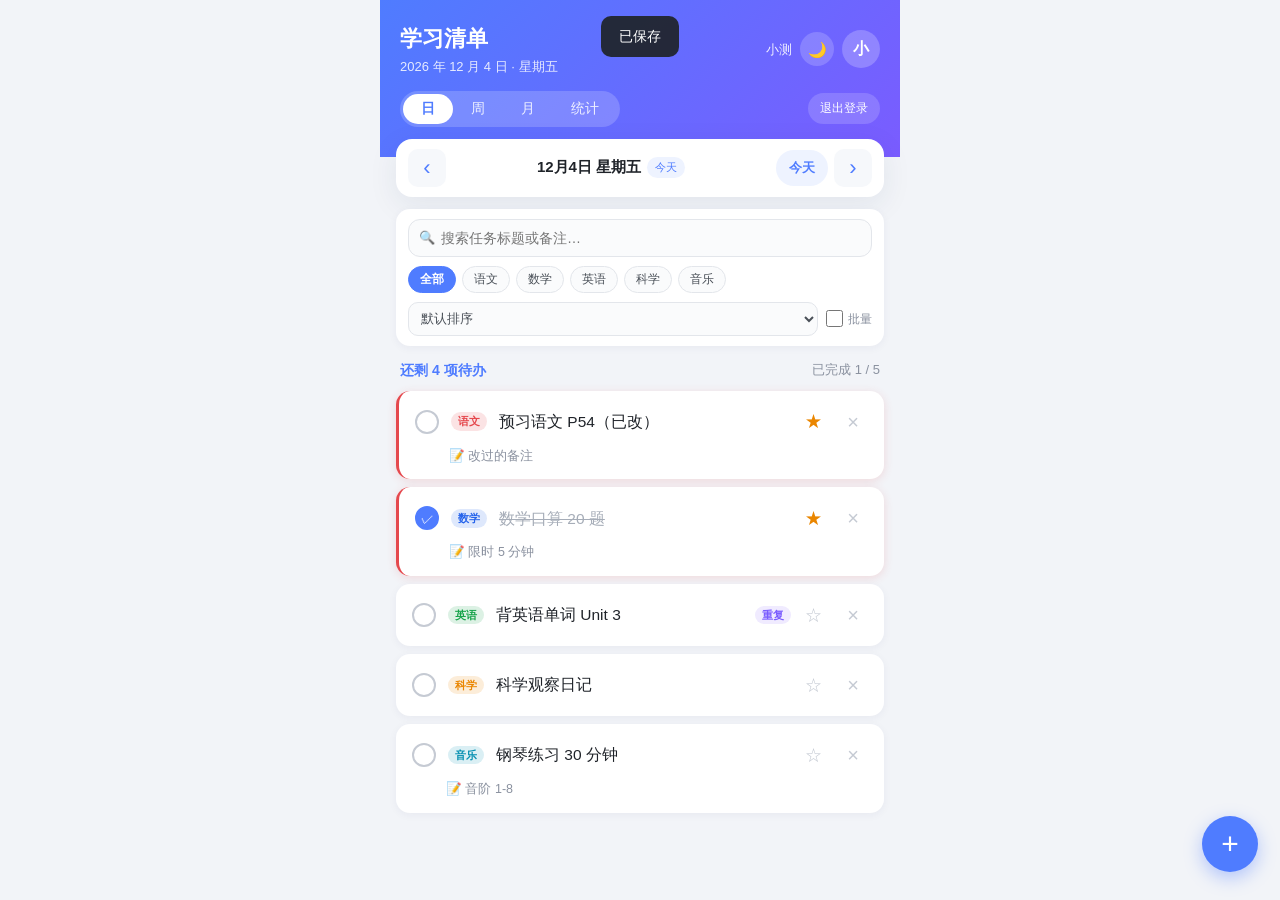
<file: preview.html>
<!DOCTYPE html>
<html lang="zh-CN">
<head>
<meta charset="UTF-8">
<meta name="viewport" content="width=device-width, initial-scale=1">
<title>自测页 - 学习清单</title>
<style>
  /* ================= 主题变量 ================= */
  :root {
    --bg: #f2f4f8;
    --surface: #fff;
    --surface-2: #fafbfc;
    --surface-3: #f6f8fb;
    --text: #1f2329;
    --text-2: #4a5058;
    --muted: #8a919f;
    --muted-2: #a6adb8;
    --muted-3: #c5cad3;
    --border: #e3e6eb;
    --border-2: #ecedf1;
    --primary: #4f7cff;
    --primary-soft: #eef3ff;
    --danger: #e5484d;
    --danger-soft: #fdf0f0;
    --success: #16a34a;
    --success-soft: #eaf7ef;
    --purple: #7a5cff;
    --purple-soft: #f0ebff;
    --warn: #ea8600;
    --warn-soft: #fff3e0;
    --shadow: 0 2px 8px rgba(31, 45, 90, .05);
    --shadow-card: 0 8px 30px rgba(31, 45, 90, .08);
    --shadow-lg: 0 12px 40px rgba(31, 45, 90, .2);
    --mask: rgba(17, 20, 26, .45);
    --on-primary: #fff;
  }
  body.dark {
    --bg: #101319;
    --surface: #1b1f27;
    --surface-2: #22262f;
    --surface-3: #272b35;
    --text: #e9ecf1;
    --text-2: #c3c9d3;
    --muted: #98a0ad;
    --muted-2: #79808c;
    --muted-3: #5a606b;
    --border: #303641;
    --border-2: #282d37;
    --primary: #6f95ff;
    --primary-soft: #23304d;
    --danger: #ff7075;
    --danger-soft: #3b2427;
    --success: #4ade80;
    --success-soft: #1d3327;
    --purple: #a78bff;
    --purple-soft: #2b2546;
    --warn: #f5a742;
    --warn-soft: #3a2e1c;
    --shadow: 0 2px 8px rgba(0, 0, 0, .32);
    --shadow-card: 0 8px 30px rgba(0, 0, 0, .42);
    --shadow-lg: 0 12px 40px rgba(0, 0, 0, .55);
    --mask: rgba(0, 0, 0, .62);
    --on-primary: #fff;
  }

  * { margin: 0; padding: 0; box-sizing: border-box; -webkit-tap-highlight-color: transparent; }
  html, body { height: 100%; }
  body {
    font-family: -apple-system, BlinkMacSystemFont, "PingFang SC", "Microsoft YaHei", "Segoe UI", sans-serif;
    background: var(--bg);
    color: var(--text);
    font-size: 16px;
    line-height: 1.5;
    transition: background .2s, color .2s;
  }
  .view { display: none; }
  .view.active { display: block; }

  /* ---------- toast ---------- */
  #toast {
    position: fixed; top: 16px; left: 50%; transform: translateX(-50%);
    background: rgba(31, 35, 41, .92); color: #fff;
    padding: 10px 18px; border-radius: 10px; font-size: 14px;
    max-width: 86vw; text-align: center;
    opacity: 0; pointer-events: none; transition: opacity .25s; z-index: 999;
  }
  #toast.show { opacity: 1; }

  /* ---------- 登录页 ---------- */
  #authView { min-height: 100%; display: none; align-items: center; justify-content: center; padding: 24px; }
  #authView.active { display: flex; }
  .auth-card {
    background: var(--surface); border-radius: 20px; padding: 36px 24px 28px;
    width: 100%; max-width: 380px; box-shadow: var(--shadow-card);
    text-align: center;
  }
  .brand-icon { line-height: 1; display: flex; justify-content: center; }
  .brand-title { font-size: 24px; font-weight: 700; margin-top: 10px; }
  .brand-sub { color: var(--muted); font-size: 14px; margin: 6px 0 20px; }
  .login-tabs { display: flex; background: var(--surface-3); border-radius: 999px; padding: 3px; margin-bottom: 18px; }
  .login-tabs .ltab {
    flex: 1; border: none; background: none; color: var(--muted);
    font-size: 14px; padding: 8px 0; border-radius: 999px; cursor: pointer;
  }
  .login-tabs .ltab.active { background: var(--surface); color: var(--primary); font-weight: 600; box-shadow: var(--shadow); }
  .login-pane { display: none; }
  .login-pane.active { display: block; }
  .btn-ghost {
    width: 100%; height: 44px; margin-top: 12px; border: none; background: none;
    color: var(--primary); font-size: 14px; cursor: pointer;
  }
  .register-box { display: none; margin-top: 14px; padding-top: 14px; border-top: 1px dashed var(--border); }
  .register-box.show { display: block; }
  .register-box .code-input { margin-top: 8px; }
  .register-box input { margin-top: 8px; }
  .register-box .field .send-btn { height: 48px; padding: 0 14px; }
  .field { display: flex; gap: 8px; }
  .field input { flex: 1; min-width: 0; }
  .send-btn {
    flex: none; padding: 0 14px; border: none; border-radius: 12px;
    background: var(--primary-soft); color: var(--primary); font-size: 14px; font-weight: 600;
    cursor: pointer; white-space: nowrap;
  }
  .send-btn:disabled { color: var(--muted-2); cursor: default; }
  input[type="tel"], input[type="text"], input[type="password"], input[type="date"] {
    width: 100%; height: 48px; padding: 0 14px;
    border: 1.5px solid var(--border); border-radius: 12px;
    font-size: 16px; outline: none; background: var(--surface-2); color: var(--text);
    transition: border-color .15s, background .15s;
  }
  input:focus { border-color: var(--primary); background: var(--surface); }
  .field-error { color: var(--danger); font-size: 13px; text-align: left; min-height: 20px; margin: 6px 2px 0; }
  .code-input { margin-top: 8px; letter-spacing: 4px; text-align: center; }
  .btn-primary {
    width: 100%; height: 48px; margin-top: 16px;
    border: none; border-radius: 12px; background: var(--primary); color: var(--on-primary);
    font-size: 16px; font-weight: 600; cursor: pointer;
    transition: filter .15s;
  }
  .btn-primary:active { filter: brightness(.92); }
  .btn-primary:disabled { opacity: .55; cursor: default; }
  .divider { display: flex; align-items: center; gap: 12px; color: var(--muted-2); font-size: 13px; margin: 22px 0 16px; }
  .divider::before, .divider::after { content: ""; flex: 1; height: 1px; background: var(--border-2); }
  .btn-wechat {
    width: 100%; height: 48px; border: none; border-radius: 12px;
    background: #07c160; color: #fff; font-size: 16px; font-weight: 600; cursor: pointer;
  }
  .btn-wechat:disabled { opacity: .55; cursor: default; }
  .login-error { color: var(--danger); font-size: 13px; min-height: 20px; margin-top: 14px; word-break: break-all; }

  /* ---------- 应用页 ---------- */
  .app-wrap { max-width: 520px; margin: 0 auto; min-height: 100%; padding-bottom: 40px; }
  .app-header {
    background: linear-gradient(135deg, #4f7cff, #7a5cff);
    color: #fff; padding: 22px 20px 30px;
  }
  .header-row { display: flex; align-items: center; justify-content: space-between; }
  .app-header h1 { font-size: 22px; font-weight: 700; }
  .today-text { font-size: 13px; opacity: .85; margin-top: 2px; }
  .user-box { display: flex; align-items: center; gap: 8px; }
  .user-name { font-size: 13px; opacity: .9; max-width: 80px; overflow: hidden; text-overflow: ellipsis; white-space: nowrap; }
  .avatar {
    width: 38px; height: 38px; border-radius: 50%;
    background: rgba(255,255,255,.22); display: flex; align-items: center; justify-content: center;
    font-size: 16px; font-weight: 600;
  }
  .icon-btn {
    flex: none; width: 34px; height: 34px; border-radius: 50%;
    border: none; background: rgba(255,255,255,.18); color: #fff;
    font-size: 15px; line-height: 1; cursor: pointer;
    display: flex; align-items: center; justify-content: center;
    transition: background .15s;
  }
  .icon-btn:active { background: rgba(255,255,255,.32); }
  .logout-btn {
    border: none; background: rgba(255,255,255,.16); color: #fff;
    padding: 7px 12px; border-radius: 999px; font-size: 12px; cursor: pointer;
  }
  .header-row.second { margin-top: 14px; }
  .view-tabs { display: flex; background: rgba(255,255,255,.18); border-radius: 999px; padding: 3px; }
  .view-tabs .tab {
    border: none; background: none; color: rgba(255,255,255,.88);
    font-size: 14px; padding: 6px 18px; border-radius: 999px; cursor: pointer;
  }
  .view-tabs .tab.active { background: #fff; color: #4f7cff; font-weight: 600; }

  /* ---------- 导航条 ---------- */
  .nav-card {
    background: var(--surface); margin: -18px 16px 0; border-radius: 16px;
    padding: 10px 12px; box-shadow: var(--shadow-card);
    display: flex; align-items: center; gap: 6px;
  }
  .nav-arrow {
    flex: none; width: 38px; height: 38px; border: none; background: var(--surface-3);
    border-radius: 10px; color: var(--primary); font-size: 22px; line-height: 1; cursor: pointer;
  }
  .nav-arrow:active { background: var(--border-2); }
  .nav-center { flex: 1; min-width: 0; text-align: center; display: flex; align-items: center; justify-content: center; gap: 6px; flex-wrap: wrap; }
  .range-title { font-size: 15px; font-weight: 600; }
  .today-badge {
    background: var(--primary-soft); color: var(--primary); font-size: 11px; font-weight: 500;
    padding: 2px 8px; border-radius: 999px;
  }
  .nav-today {
    flex: none; border: none; background: var(--primary-soft); color: var(--primary);
    font-size: 13px; padding: 9px 13px; border-radius: 999px; cursor: pointer; font-weight: 600;
  }

  /* ---------- 添加卡片（居中弹窗） ---------- */
  .add-mask {
    position: fixed; inset: 0; background: var(--mask);
    z-index: 200; opacity: 0; pointer-events: none; transition: opacity .25s;
  }
  .add-mask.show { opacity: 1; pointer-events: auto; }
  .add-card {
    position: fixed; left: 50%; top: 50%; z-index: 201;
    background: var(--surface); border-radius: 20px;
    padding: 18px 16px;
    box-shadow: var(--shadow-lg);
    width: calc(100vw - 32px); max-width: 440px; max-height: 86vh; overflow-y: auto;
    transform: translate(-50%, -46%) scale(.96); opacity: 0; pointer-events: none;
    transition: transform .22s cubic-bezier(.4, 0, .2, 1), opacity .22s;
  }
  .add-card.show { transform: translate(-50%, -50%) scale(1); opacity: 1; pointer-events: auto; }
  .add-card .sheet-head { display: flex; align-items: center; justify-content: space-between; margin-bottom: 12px; }
  .add-card .sheet-title { font-size: 17px; font-weight: 700; color: var(--text); }
  .add-card .sheet-close {
    border: none; background: var(--surface-3); color: var(--muted); width: 30px; height: 30px;
    border-radius: 50%; font-size: 18px; line-height: 1; cursor: pointer;
  }
  .add-main { display: flex; flex-direction: column; gap: 10px; }
  .input-row { display: flex; align-items: stretch; gap: 8px; }
  .input-row input { flex: 1 1 0; min-width: 0; width: auto; }
  .opts-row { display: flex; align-items: center; gap: 10px; }
  .opts-row input[type="date"] { height: 36px; font-size: 14px; flex: 1; min-width: 0; }
  .date-label { font-size: 12px; color: var(--muted); flex: none; }
  .repeat-row { display: flex; align-items: center; gap: 8px; }
  .repeat-days { display: flex; flex: 1; min-width: 0; gap: 4px; }
  .repeat-day {
    flex: 1; height: 34px; border: 1.5px solid var(--border); border-radius: 9px;
    background: var(--surface-2); color: var(--muted); font-size: 13px; cursor: pointer;
    display: flex; align-items: center; justify-content: center; transition: all .12s;
  }
  .repeat-day.active { background: var(--primary); border-color: var(--primary); color: #fff; font-weight: 600; }
  .rep-tag {
    flex: none; display: inline-flex; align-items: center; gap: 3px;
    background: var(--purple-soft); color: var(--purple); font-size: 11px; font-weight: 600;
    padding: 1px 7px; border-radius: 999px;
  }
  .subj-tag {
    flex: none; display: inline-flex; align-items: center;
    font-size: 11px; font-weight: 600; padding: 1px 7px; border-radius: 999px;
  }

  /* ---------- 批量输入 ---------- */
  .batch-toggle {
    flex: none; display: inline-flex; align-items: center; gap: 6px;
    font-size: 13px; color: var(--muted); cursor: pointer; white-space: nowrap; font-weight: 500;
  }
  .batch-toggle input[type="checkbox"] {
    width: 18px; height: 18px; margin: 0; flex: none; accent-color: var(--primary); cursor: pointer;
  }
  .batch-toggle.on span { color: var(--primary); font-weight: 600; }
  .batch-box { display: none; margin-top: 2px; }
  .batch-box.show { display: block; }
  .batch-box textarea {
    width: 100%; min-height: 96px; padding: 10px 12px;
    border: 1.5px solid var(--border); border-radius: 12px; font-size: 14px;
    font-family: inherit; line-height: 1.6; resize: vertical; outline: none; background: var(--surface-2); color: var(--text);
  }
  .batch-box textarea:focus { border-color: var(--primary); background: var(--surface); }
  .batch-hint { font-size: 11px; color: var(--muted-2); margin: 6px 2px 0; line-height: 1.5; }
  .batch-preview { margin-top: 8px; }
  .batch-preview .bp-item {
    display: flex; align-items: center; gap: 6px; font-size: 13px; color: var(--text-2);
    padding: 5px 6px; border-radius: 8px; background: var(--surface-3); margin-bottom: 4px;
  }
  .batch-preview .bp-item .bp-subj { flex: none; }
  .batch-preview .bp-item .bp-title { flex: 1; min-width: 0; word-break: break-all; }
  .add-btn {
    flex: none; border: none; border-radius: 10px; background: var(--primary); color: var(--on-primary);
    padding: 0 20px; height: 36px; font-size: 14px; font-weight: 600; cursor: pointer;
    margin-left: auto;
  }
  .add-btn:active { filter: brightness(.92); }

  /* 浮动加号按钮 */
  .fab {
    position: fixed; right: 22px; bottom: calc(28px + env(safe-area-inset-bottom));
    width: 56px; height: 56px; border-radius: 50%; border: none; z-index: 150;
    background: var(--primary); color: #fff; font-size: 30px; line-height: 1;
    display: flex; align-items: center; justify-content: center;
    box-shadow: 0 6px 18px rgba(79, 124, 255, .4); cursor: pointer;
    transition: transform .15s;
  }
  .fab:active { transform: scale(.92); }

  .counter-row {
    display: flex; justify-content: space-between; align-items: center;
    margin: 14px 20px 10px; font-size: 13px; color: var(--muted);
  }
  .remain-text { color: var(--primary); font-weight: 600; font-size: 14px; }

  .pane { display: none; }
  .pane.active { display: block; }

  /* ---------- 筛选栏 ---------- */
  .filter-bar {
    margin: 12px 16px 0; background: var(--surface); border-radius: 14px;
    padding: 10px 12px; box-shadow: var(--shadow);
    display: flex; flex-direction: column; gap: 9px;
  }
  .search-wrap { position: relative; }
  .search-wrap input { height: 38px; padding-left: 32px; font-size: 14px; }
  .search-icon { position: absolute; left: 11px; top: 50%; transform: translateY(-50%); color: var(--muted-2); font-size: 13px; pointer-events: none; }
  .chip-line { display: flex; align-items: center; gap: 6px; overflow-x: auto; scrollbar-width: none; }
  .chip-line::-webkit-scrollbar { display: none; }
  .chip {
    flex: none; border: 1.5px solid var(--border); background: var(--surface-2);
    color: var(--text-2); font-size: 12px; padding: 4px 11px; border-radius: 999px;
    cursor: pointer; white-space: nowrap;
  }
  .chip.active { background: var(--primary); border-color: var(--primary); color: #fff; font-weight: 600; }
  .filter-line { display: flex; align-items: center; gap: 8px; }
  .filter-line select {
    flex: 1; min-width: 0; height: 34px; border: 1.5px solid var(--border); border-radius: 10px;
    background: var(--surface-2); color: var(--text-2); font-size: 13px; padding: 0 8px;
    font-family: inherit; outline: none;
  }
  .bulk-switch {
    flex: none; display: inline-flex; align-items: center; gap: 5px;
    font-size: 12px; color: var(--muted); cursor: pointer; white-space: nowrap;
  }
  .bulk-switch input { width: 17px; height: 17px; margin: 0; accent-color: var(--primary); cursor: pointer; }
  .bulk-switch.on span { color: var(--primary); font-weight: 600; }

  /* ---------- 批量操作条 ---------- */
  .bulk-bar {
    display: none; margin: 10px 16px 0; background: var(--primary); color: #fff;
    border-radius: 14px; padding: 10px 12px; align-items: center; justify-content: space-between; gap: 8px;
  }
  .bulk-bar.show { display: flex; }
  .bulk-count { font-size: 13px; font-weight: 600; }
  .bulk-acts { display: flex; gap: 8px; }
  .bulk-btn {
    border: none; border-radius: 9px; background: rgba(255, 255, 255, .22); color: #fff;
    font-size: 12px; padding: 6px 11px; cursor: pointer; font-weight: 600;
  }
  .bulk-btn:active { background: rgba(255, 255, 255, .34); }

  /* ---------- 日视图 ---------- */
  #todoList { list-style: none; margin: 0 16px; display: flex; flex-direction: column; gap: 8px; }
  .todo-item {
    background: var(--surface); border-radius: 14px; padding: 14px 14px;
    display: flex; align-items: center; gap: 12px; flex-wrap: wrap;
    box-shadow: var(--shadow);
    animation: slide-in .18s ease-out;
  }
  @keyframes slide-in { from { opacity: 0; transform: translateY(4px); } to { opacity: 1; transform: none; } }
  .todo-item.pri { box-shadow: 0 2px 10px rgba(229, 72, 77, .16); border-left: 3px solid var(--danger); }
  .todo-item.sel { outline: 2px solid var(--primary); outline-offset: -2px; }
  .todo-item .check { margin-left: 2px; }
  .check {
    flex: none; width: 24px; height: 24px; border: 2px solid var(--muted-3); border-radius: 50%;
    cursor: pointer; display: flex; align-items: center; justify-content: center;
    color: #fff; font-size: 13px; background: var(--surface); transition: all .15s; font-style: normal;
  }
  .todo-item.done .check, .w-item.done .check { background: var(--primary); border-color: var(--primary); }
  .todo-title { flex: 1; min-width: 0; word-break: break-all; font-size: 15.5px; cursor: pointer; }
  .todo-item.done .todo-title { color: var(--muted-2); text-decoration: line-through; }
  .star-btn {
    flex: none; border: none; background: none; font-size: 17px; line-height: 1;
    cursor: pointer; color: var(--muted-3); padding: 0 2px;
  }
  .star-btn.on { color: var(--warn); }
  .todo-notes {
    width: 100%; font-size: 12.5px; color: var(--muted); word-break: break-all;
    padding-left: 36px; margin-top: -4px;
  }
  .del-btn {
    flex: none; border: none; background: none; color: var(--muted-3); font-size: 20px;
    width: 34px; height: 34px; border-radius: 8px; cursor: pointer; line-height: 1;
  }
  .del-btn:active { color: var(--danger); background: var(--danger-soft); }
  .empty-state { text-align: center; color: var(--muted-2); font-size: 14px; margin: 48px 20px; display: none; }
  .empty-state.show { display: block; }
  .empty-state .empty-icon { font-size: 40px; display: block; margin-bottom: 8px; }

  /* ---------- 周视图 ---------- */
  .week-day {
    background: var(--surface); border-radius: 14px; margin: 0 16px 10px; padding: 12px 14px;
    box-shadow: var(--shadow);
  }
  .week-day-header { display: flex; align-items: center; justify-content: space-between; cursor: pointer; }
  .week-day-title { font-size: 14px; font-weight: 600; display: flex; align-items: center; gap: 6px; }
  .week-day-title .wd-date { color: var(--muted); font-weight: 400; font-size: 12px; }
  .week-day-title.today { color: var(--primary); }
  .week-day-title .today-badge { font-size: 10px; padding: 1px 7px; }
  .week-day-count { font-size: 12px; color: var(--muted); }
  .week-day-count .pending { color: var(--primary); font-weight: 600; }
  .week-items { margin-top: 10px; display: flex; flex-direction: column; gap: 8px; }
  .w-item { display: flex; align-items: center; gap: 10px; }
  .w-item .check { width: 20px; height: 20px; font-size: 11px; }
  .w-item .w-title { flex: 1; min-width: 0; font-size: 14.5px; word-break: break-all; cursor: pointer; }
  .w-item.done .w-title { color: var(--muted-2); text-decoration: line-through; }
  .w-item .star-btn { font-size: 14px; }
  .w-item .del-btn { font-size: 17px; width: 28px; height: 28px; }
  .w-item.pri .w-title { font-weight: 600; }
  .week-empty { font-size: 13px; color: var(--muted-3); padding: 4px 0 2px; }

  /* ---------- 月视图 ---------- */
  .month-card {
    background: var(--surface); margin: 0 16px; border-radius: 16px; padding: 12px 8px 8px;
    box-shadow: var(--shadow);
  }
  .month-weekdays { display: grid; grid-template-columns: repeat(7, 1fr); }
  .month-weekdays span { text-align: center; font-size: 12px; color: var(--muted); padding: 4px 0 8px; }
  .month-grid { display: grid; grid-template-columns: repeat(7, 1fr); gap: 2px; }
  .month-cell {
    display: flex; flex-direction: column; align-items: center; justify-content: center;
    padding: 5px 0 4px; border-radius: 10px; cursor: pointer; min-height: 52px;
  }
  .month-cell:active { background: var(--surface-3); }
  .month-cell.dim { opacity: .32; }
  .m-day { font-size: 14px; }
  .month-cell.today .m-day {
    background: var(--primary); color: #fff; width: 26px; height: 26px;
    display: flex; align-items: center; justify-content: center; border-radius: 50%; font-weight: 600;
  }
  .m-badge {
    margin-top: 3px; min-width: 16px; height: 16px; padding: 0 5px;
    border-radius: 999px; background: var(--primary-soft); color: var(--primary);
    font-size: 10px; line-height: 16px; text-align: center;
  }
  .m-badge.all-done { background: var(--success-soft); color: var(--success); }
  .m-badge.pri { background: var(--danger-soft); color: var(--danger); }
  .month-hint { text-align: center; font-size: 12px; color: var(--muted-2); margin: 12px 0 0; }

  /* ---------- 详情 / 编辑弹窗 ---------- */
  .detail-mask {
    position: fixed; inset: 0; background: var(--mask);
    z-index: 300; opacity: 0; pointer-events: none; transition: opacity .25s;
  }
  .detail-mask.show { opacity: 1; pointer-events: auto; }
  .detail-card {
    position: fixed; left: 50%; top: 50%; z-index: 301;
    background: var(--surface); border-radius: 20px; padding: 18px 16px;
    box-shadow: var(--shadow-lg);
    width: calc(100vw - 32px); max-width: 440px; max-height: 86vh; overflow-y: auto;
    transform: translate(-50%, -46%) scale(.96); opacity: 0; pointer-events: none;
    transition: transform .22s cubic-bezier(.4, 0, .2, 1), opacity .22s;
  }
  .detail-card.show { transform: translate(-50%, -50%) scale(1); opacity: 1; pointer-events: auto; }
  .d-head { display: flex; align-items: center; justify-content: space-between; margin-bottom: 14px; }
  .d-title { font-size: 17px; font-weight: 700; color: var(--text); }
  .d-close {
    border: none; background: var(--surface-3); color: var(--muted); width: 30px; height: 30px;
    border-radius: 50%; font-size: 18px; line-height: 1; cursor: pointer;
  }
  .d-field { margin-bottom: 12px; }
  .d-label { font-size: 12px; color: var(--muted); margin-bottom: 6px; display: block; }
  .d-title-input { font-size: 16px !important; font-weight: 600; }
  .d-row { display: flex; gap: 8px; align-items: center; }
  .d-row > * { flex: 1; min-width: 0; }
  .d-row input[type="date"] { height: 42px; font-size: 14px; }
  .d-notes {
    width: 100%; min-height: 74px; padding: 10px 12px;
    border: 1.5px solid var(--border); border-radius: 12px; font-size: 14px;
    font-family: inherit; line-height: 1.6; resize: vertical; outline: none;
    background: var(--surface-2); color: var(--text);
  }
  .d-notes:focus { border-color: var(--primary); background: var(--surface); }
  .d-pick { display: flex; flex-wrap: wrap; gap: 6px; }
  .pri-toggle {
    display: inline-flex; align-items: center; gap: 6px;
    font-size: 14px; color: var(--text-2); cursor: pointer; white-space: nowrap;
  }
  .pri-toggle input { width: 18px; height: 18px; margin: 0; accent-color: var(--danger); cursor: pointer; }
  .d-actions { display: flex; gap: 8px; margin-top: 16px; }
  .d-btn {
    flex: 1; height: 44px; border: none; border-radius: 12px;
    font-size: 15px; font-weight: 600; cursor: pointer;
  }
  .d-btn.ghost { background: var(--surface-3); color: var(--text-2); }
  .d-btn.primary { background: var(--primary); color: var(--on-primary); }
  .d-btn.danger { background: var(--danger-soft); color: var(--danger); }
  .d-btn:disabled { opacity: .5; cursor: default; }

  /* ---------- 科目管理 ---------- */
  .subject-list { display: flex; flex-direction: column; gap: 8px; margin-bottom: 14px; }
  .subject-item {
    display: flex; align-items: center; gap: 10px;
    background: var(--surface-2); border-radius: 12px; padding: 9px 10px;
  }
  .subject-dot { width: 14px; height: 14px; border-radius: 50%; flex: none; }
  .subject-name { flex: 1; min-width: 0; font-size: 14px; color: var(--text); word-break: break-all; }
  .subject-item .builtin-tag { font-size: 11px; color: var(--muted-2); flex: none; }
  .mini-btn {
    flex: none; border: none; background: var(--surface-3); color: var(--muted);
    border-radius: 8px; font-size: 12px; padding: 5px 9px; cursor: pointer;
  }
  .mini-btn.danger { color: var(--danger); background: var(--danger-soft); }
  .subject-form { display: flex; flex-direction: column; gap: 10px; }
  .subject-form input { height: 42px; font-size: 14px; }
  .color-line { display: flex; gap: 8px; flex-wrap: wrap; }
  .color-dot {
    width: 30px; height: 30px; border-radius: 50%; border: 2px solid transparent; cursor: pointer;
  }
  .color-dot.active { border-color: var(--text); transform: scale(1.08); }
  .subject-form .d-actions { margin-top: 4px; }

  /* ---------- 统计视图 ---------- */
  .stats-wrap { margin: 12px 16px 0; display: flex; flex-direction: column; gap: 12px; }
  .stat-card { background: var(--surface); border-radius: 16px; padding: 14px; box-shadow: var(--shadow); }
  .stat-title { font-size: 13px; color: var(--muted); margin-bottom: 12px; font-weight: 600; }
  .stat-grid { display: grid; grid-template-columns: repeat(3, 1fr); gap: 8px; }
  .stat-num { font-size: 22px; font-weight: 700; color: var(--text); line-height: 1.2; }
  .stat-num small { font-size: 13px; font-weight: 600; color: var(--muted); margin-left: 2px; }
  .stat-lbl { font-size: 11px; color: var(--muted); margin-top: 3px; }
  .stat-num.accent { color: var(--primary); }
  .stat-num.warn { color: var(--warn); }
  .bar-row { display: flex; align-items: center; gap: 8px; margin-bottom: 9px; font-size: 12px; }
  .bar-label { width: 62px; flex: none; color: var(--text-2); overflow: hidden; text-overflow: ellipsis; white-space: nowrap; }
  .bar-track { flex: 1; height: 10px; background: var(--surface-3); border-radius: 999px; overflow: hidden; }
  .bar-fill { height: 100%; border-radius: 999px; transition: width .3s; }
  .bar-val { width: 38px; flex: none; text-align: right; color: var(--muted); }
  .spark { display: flex; align-items: flex-end; gap: 6px; height: 100px; }
  .spark-col { flex: 1; display: flex; flex-direction: column; align-items: center; gap: 5px; height: 100%; justify-content: flex-end; }
  .spark-bar { width: 100%; background: var(--primary-soft); border-radius: 5px 5px 0 0; flex: 1; display: flex; align-items: flex-end; }
  .spark-bar i { display: block; width: 100%; background: var(--primary); border-radius: 5px 5px 0 0; }
  .spark-x { font-size: 10px; color: var(--muted-2); }
  .stat-empty { font-size: 13px; color: var(--muted-2); text-align: center; padding: 18px 0; }
  .stat-note { font-size: 11px; color: var(--muted-2); margin-top: 10px; line-height: 1.5; }

  /* ---------- 科目选择器（新增表单内） ---------- */
  .subject-pick { display: flex; gap: 6px; overflow-x: auto; scrollbar-width: none; }
  .subject-pick::-webkit-scrollbar { display: none; }
  .pick-chip {
    flex: none; border: 1.5px solid var(--border); background: var(--surface-2);
    color: var(--text-2); font-size: 12px; padding: 5px 11px; border-radius: 999px;
    cursor: pointer; white-space: nowrap;
  }
  .pick-chip.active { color: #fff; font-weight: 600; border-color: transparent; }
  .add-extra { display: flex; align-items: center; gap: 12px; }
  .add-extra .pri-toggle { margin-left: auto; }
  .link-btn {
    border: none; background: none; color: var(--primary); font-size: 12px; cursor: pointer;
    padding: 0; text-decoration: underline;
  }

</style>
</head>
<body>
<body data-page-node-id="tXkjl1CCwa0o0sgwKqIcfj">

<div id="toast" data-page-node-id="7LEXyBFXv6csIeBqCofUqS"></div>

<!-- 登录视图 -->
<div id="authView" class="view active" data-page-node-id="jTpMYmSEEsuVM9s6t6biND">
  <div class="auth-card" data-page-node-id="CwzoePCLMTEdNsvoewU3nf">
    <div class="brand-icon" data-page-node-id="mE6GYVae8eAKBjdVM9TUe3">
      <svg viewBox="0 0 120 120" width="88" height="88" role="img" aria-label="打开的书 logo">
        <path d="M60 28 C42 22 24 22 10 28 L10 92 C24 86 42 86 60 92 Z" fill="#4f7cff"/>
        <path d="M60 28 C78 22 96 22 110 28 L110 92 C96 86 78 86 60 92 Z" fill="#7a5cff"/>
        <path d="M60 28 C42 22 24 22 10 28 L10 92 C24 86 42 86 60 92 Z" fill="none" stroke="#fff" stroke-opacity=".25" stroke-width="2"/>
        <line x1="60" y1="30" x2="60" y2="91" stroke="#fff" stroke-opacity=".6" stroke-width="2"/>
        <line x1="22" y1="44" x2="50" y2="44" stroke="#fff" stroke-opacity=".85" stroke-width="3" stroke-linecap="round"/>
        <line x1="22" y1="56" x2="50" y2="56" stroke="#fff" stroke-opacity=".7" stroke-width="3" stroke-linecap="round"/>
        <line x1="22" y1="68" x2="44" y2="68" stroke="#fff" stroke-opacity=".55" stroke-width="3" stroke-linecap="round"/>
        <line x1="70" y1="44" x2="98" y2="44" stroke="#fff" stroke-opacity=".85" stroke-width="3" stroke-linecap="round"/>
        <line x1="70" y1="56" x2="98" y2="56" stroke="#fff" stroke-opacity=".7" stroke-width="3" stroke-linecap="round"/>
        <line x1="70" y1="68" x2="84" y2="68" stroke="#fff" stroke-opacity=".55" stroke-width="3" stroke-linecap="round"/>
      </svg>
    </div>
    <div class="brand-title" data-page-node-id="etk199PUKXqdH3IOuxznWa">学习清单</div>
    <p class="brand-sub" data-page-node-id="Tr5ggF8bCryn1oUxnbSlDK">登录后开始管理你的一天</p>

    <div class="login-tabs" data-page-node-id="tabRowLogin">
      <button type="button" class="ltab active" id="tabOtp" data-page-node-id="tabOtpBtn">验证码登录</button>
      <button type="button" class="ltab" id="tabPwd" data-page-node-id="tabPwdBtn">密码登录</button>
    </div>

    <form id="loginForm" class="login-pane active" novalidate data-page-node-id="GFVJALqekYVWzr2kksdBvG">
      <div class="field" data-page-node-id="4D82It9JnGesLdMNLCOUFt">
        <input id="phoneInput" type="tel" inputmode="numeric" maxlength="11" placeholder="请输入手机号" autocomplete="tel" data-page-node-id="EVcUBBIouuno4Olrz4XfIe">
        <button type="button" id="sendCodeBtn" class="send-btn" data-page-node-id="ittscQ0kCmjpZqIKDYoxDz">获取验证码</button>
      </div>
      <p class="field-error" id="phoneError" data-page-node-id="f7ePdOkOboTqSG4IOeKWED"></p>
      <input id="codeInput" class="code-input" type="tel" inputmode="numeric" maxlength="6" placeholder="输入验证码" autocomplete="one-time-code" data-page-node-id="bMgEC1VY74GKPMLOBXWpjF">
      <button type="submit" id="loginBtn" class="btn-primary" data-page-node-id="6EcIml2kLlbtJoW0qAb2jz">登录 / 注册</button>
    </form>

    <form id="pwdForm" class="login-pane" novalidate data-page-node-id="pwdFormNode">
      <input id="pwdPhoneInput" type="tel" inputmode="numeric" maxlength="11" placeholder="手机号" autocomplete="username">
      <p class="field-error" id="pwdPhoneError"></p>
      <input id="pwdInput" type="password" placeholder="密码" autocomplete="current-password">
      <p class="field-error" id="pwdError"></p>
      <button type="submit" id="pwdLoginBtn" class="btn-primary">登录</button>
      <button type="button" id="toRegisterBtn" class="btn-ghost">没有账号？用密码注册</button>

      <div id="registerBox" class="register-box">
        <div class="field">
          <button type="button" id="regSendCodeBtn" class="send-btn">获取验证码</button>
        </div>
        <input id="regCodeInput" class="code-input" type="tel" inputmode="numeric" maxlength="6" placeholder="输入验证码" autocomplete="one-time-code">
        <input id="regPwdInput" type="password" placeholder="设置密码（6 位以上）" autocomplete="new-password">
        <p class="field-error" id="regError"></p>
        <button type="button" id="registerBtn" class="btn-primary">注册并登录</button>
      </div>
    </form>

    <div class="divider" data-page-node-id="JF1wzwZDyE2Hb3u4CBTt8A"><span data-page-node-id="jr5HABdNuCVCE7ZJ5D1ZVr">或</span></div>
    <button id="wechatBtn" class="btn-wechat" data-page-node-id="t4gX4DWVcgplZGoTgv7nQk">微信登录</button>
    <p class="login-error" id="loginError" data-page-node-id="lg2NIx5z9qUmpxcWKdryJG"></p>
  </div>
</div>

<!-- 应用视图 -->
<div id="appView" class="view" data-page-node-id="8aQrTwsa2pUMETovg2crqd">
  <div class="app-wrap" data-page-node-id="rBs33aH8kxi95xLRCnEqVd">
    <header class="app-header" data-page-node-id="EPbIuoaRxEccoqZBxOy2GT">
      <div class="header-row" data-page-node-id="HbcsNhfbEQLANSVkE8dl4y">
        <div data-page-node-id="3i0i8y9hsAkVLj3KKs0iKV">
          <h1 data-page-node-id="i8upaPGjkNMBrKAWkZsQpy">学习清单</h1>
          <p class="today-text" id="todayText" data-page-node-id="epD1nvFEahTbqSG9BHyiJb"></p>
        </div>
        <div class="user-box" data-page-node-id="kTEpNyrSiqRTRwoosejiDp">
          <span class="user-name" id="userName" data-page-node-id="1kXQECkIsW988spU0Nxica"></span>
          <button type="button" class="icon-btn" id="themeBtn" aria-label="切换深色模式" title="切换深色模式">🌙</button>
          <span class="avatar" id="avatarText" data-page-node-id="j4974xeTtq1Y6BrJGlYH0V">我</span>
        </div>
      </div>
      <div class="header-row second" data-page-node-id="bkAq6kKHN6MmHAdAB8of85">
        <div class="view-tabs" data-page-node-id="2mMIMGwvdnlWC1fMLo0svM">
          <button type="button" class="tab active" data-mode="day" data-page-node-id="ZQx0wvI9wEfrBwdwstGqBT">日</button>
          <button type="button" class="tab" data-mode="week" data-page-node-id="81N8qSVt4xgAyI3idP445w">周</button>
          <button type="button" class="tab" data-mode="month" data-page-node-id="V53GZeYkEvR1qLzy0Zfeb4">月</button>
          <button type="button" class="tab" data-mode="stats" data-page-node-id="tabStats">统计</button>
        </div>
        <button id="logoutBtn" class="logout-btn" data-page-node-id="Z8rjFqoUKQ8h6E9TexstQa">退出登录</button>
      </div>
    </header>

    <div class="nav-card" data-page-node-id="I6EVi850KBhZdzjDAUppey">
      <button type="button" id="prevBtn" class="nav-arrow" aria-label="上一个" data-page-node-id="dgWkDEfXZxZAnzJ2nMwUXs">&lsaquo;</button>
      <div class="nav-center" id="navCenter" data-page-node-id="w9cTvSx9RCtLId0HkarrdD"></div>
      <button type="button" id="todayBtn" class="nav-today" data-page-node-id="8OUwAifeGj5Hzr2d5T8En9">今天</button>
      <button type="button" id="nextBtn" class="nav-arrow" aria-label="下一个" data-page-node-id="cadWw0M4ilorXHxCqd5QFz">&rsaquo;</button>
    </div>

    <!-- 筛选栏 -->
    <div class="filter-bar" id="filterBar">
      <div class="search-wrap">
        <span class="search-icon">🔍</span>
        <input id="searchInput" type="text" placeholder="搜索任务标题或备注…" autocomplete="off">
      </div>
      <div class="chip-line" id="subjectChips"></div>
      <div class="filter-line">
        <select id="sortSelect" aria-label="排序方式">
          <option value="default">默认排序</option>
          <option value="priority">重要优先</option>
          <option value="due">按截止日期</option>
          <option value="created">按创建时间</option>
          <option value="title">按标题</option>
        </select>
        <label class="bulk-switch" id="bulkSwitchWrap">
          <input type="checkbox" id="bulkToggle">
          <span>批量</span>
        </label>
      </div>
    </div>

    <!-- 批量操作条 -->
    <div class="bulk-bar" id="bulkBar">
      <span class="bulk-count" id="bulkCount">已选 0 项</span>
      <div class="bulk-acts">
        <button type="button" class="bulk-btn" id="bulkDoneBtn">标记完成</button>
        <button type="button" class="bulk-btn" id="bulkDelBtn">删除</button>
        <button type="button" class="bulk-btn" id="bulkCancelBtn">取消</button>
      </div>
    </div>

    <div class="add-mask" id="addMask" data-page-node-id="addMask"></div>
    <form id="addForm" class="add-card" novalidate data-page-node-id="idTBGpMwIGBwkegivoEGWM">
      <div class="sheet-head" data-page-node-id="sheetHead">
        <span class="sheet-title" data-page-node-id="sheetTitle">添加任务</span>
        <button type="button" class="sheet-close" id="sheetClose" aria-label="关闭" data-page-node-id="sheetClose">×</button>
      </div>
      <div class="add-main" data-page-node-id="1KCYliUvejQ8pacwIVijp3">
        <div class="input-row" data-page-node-id="pBUq4I3lkYCWLj7XozRhMK">
          <input id="todoInput" type="text" maxlength="200" placeholder="想做点什么？" data-page-node-id="W9IoRXQnShL0OAg2DeaciM">
        </div>
        <div class="batch-box" id="batchBox" data-page-node-id="v0hTW03g0z81PcvcqUlNGB">
          <textarea id="batchInput" placeholder="粘贴整段作业，例如：&#10;语:1.预习P54&#10;2、复习P55-58&#10;数:1.口算P20"></textarea>
          <p class="batch-hint" data-page-node-id="qh8UMZyYLehDPbUuAQGK1d">支持「语/数/英」等科目前缀 + 编号（1. 2、3）自动拆分成多条，每条自动带科目标签。</p>
          <div class="batch-preview" id="batchPreview" data-page-node-id="YAgK7YZJVlpq7fqIh7ZzF8"></div>
        </div>
        <div class="repeat-row" data-page-node-id="sdRX0GZV3M19o2x9RhCCof">
          <span class="date-label" data-page-node-id="pog8XdD6fkYnRfMFehD9Ng">重复</span>
          <div class="repeat-days" id="repeatDays" data-page-node-id="cg08ywirxH6TXnjYPXjm7j">
            <button type="button" class="repeat-day" data-wd="1" data-page-node-id="fmROdR0LgB3CBzgKDQ6IHR">一</button>
            <button type="button" class="repeat-day" data-wd="2" data-page-node-id="Sk0Il5RCDux9fvfZTEwyBN">二</button>
            <button type="button" class="repeat-day" data-wd="3" data-page-node-id="CphFQQ5oDnh8TLTu2gGeCn">三</button>
            <button type="button" class="repeat-day" data-wd="4" data-page-node-id="KLqZBhHKxhtywe0Xk4NFRy">四</button>
            <button type="button" class="repeat-day" data-wd="5" data-page-node-id="HBoBtpkEzzlcJlrYR1BlOd">五</button>
            <button type="button" class="repeat-day" data-wd="6" data-page-node-id="CoWhk2vMlcp5jO9kjZbNVr">六</button>
            <button type="button" class="repeat-day" data-wd="7" data-page-node-id="d4k7w4VbVNuf2idOFozfBg">日</button>
          </div>
        </div>
        <div class="opts-row" data-page-node-id="PBC95bhwIVJXDRnj6x4dlj">
          <span class="date-label" data-page-node-id="cAVZGFBCL8BW5pPIAEyYTi">截止</span>
          <input id="dueInput" type="date" data-page-node-id="YqycvXQUjb4EdrxGhwUgfl">
          <label class="batch-toggle" data-page-node-id="1FfA0vqzAlELblp0tt7dDT">
            <input type="checkbox" id="batchToggle">
            <span>批量</span>
          </label>
          <button type="submit" class="add-btn" id="addBtn" data-page-node-id="32B4OpMSvkXA0xEKPGa7nw">添加</button>
        </div>
        <div class="opts-row">
          <span class="date-label">科目</span>
          <div class="subject-pick" id="addSubjectPick"></div>
        </div>
        <div class="opts-row add-extra">
          <span class="date-label">更多</span>
          <button type="button" class="link-btn" id="manageSubjectBtn">管理科目</button>
          <label class="pri-toggle">
            <input type="checkbox" id="addPriority">
            <span>标为重要</span>
          </label>
        </div>
      </div>
    </form>

    <div class="counter-row" data-page-node-id="H1y78bytQyprJEG48OvFJg">
      <span class="remain-text" id="remainText" data-page-node-id="YtNuheERknXXi5EKXBA3ue">还剩 0 项待办</span>
      <span id="doneText" data-page-node-id="YMiSiV1AK7xxJjddx8Wm4M">已完成 0 / 0</span>
    </div>

    <div id="dayPane" class="pane active" data-page-node-id="jbPeHYoBl5wdRON47Z1Wtl">
      <ul id="todoList" data-page-node-id="PWYcIzeObz9NAHbvlGKjsR"></ul>
      <div class="empty-state" id="emptyState" data-page-node-id="wotpEyomtlNaEYC0ztLdWf">
        <span class="empty-icon" data-page-node-id="VdGZc3iKyhlC7uSKbqY6T9">☀️</span>
        <span id="emptyText" data-page-node-id="BI72ErHAyRZCiFm6d9SZTR">今天还没有待办，添加一条吧</span>
      </div>
    </div>

    <div id="weekPane" class="pane" data-page-node-id="MueMouciiyF6Am7eQtMOaO"></div>

    <div id="monthPane" class="pane" data-page-node-id="MstzNCF3PrERFf7AbKOmEj">
      <div class="month-card" data-page-node-id="REdtnhse99G9BodYoCR5WU">
        <div class="month-weekdays" data-page-node-id="bP9w7vv2zWyJzn9DCkZDuK">
          <span data-page-node-id="oJBY4NmhabZbGCCJAEVwaP">一</span><span data-page-node-id="uIfQLZzFpHzfwNvr8uoE3U">二</span><span data-page-node-id="w2r5LEUTIvR1qLzy0Zfeb4">三</span><span data-page-node-id="8hhyRjAuO25JV3gqGNagup">四</span><span data-page-node-id="YFJJBv9JHlzgQSVUtfegWTe">五</span><span data-page-node-id="F4Cb9oE6D4epKFguXuBSIp">六</span><span data-page-node-id="OMOS9OaPAWi4465HQqXbS0">日</span>
        </div>
        <div class="month-grid" id="monthGrid" data-page-node-id="RYiA5cRvr1TJaoYPVdBpls"></div>
      </div>
      <p class="month-hint" data-page-node-id="AOEYrFpDzoKYm7OlCCBzLh">点击日期可查看 / 添加当天的待办</p>
    </div>

    <div id="statsPane" class="pane">
      <div class="stats-wrap" id="statsWrap"></div>
    </div>
  </div>

  <button type="button" class="fab" id="fabBtn" aria-label="添加任务">+</button>
</div>

<!-- 详情 / 编辑弹窗 -->
<div class="detail-mask" id="detailMask"></div>
<div class="detail-card" id="detailCard">
  <div class="d-head">
    <span class="d-title">任务详情</span>
    <button type="button" class="d-close" id="detailClose" aria-label="关闭">×</button>
  </div>
  <div class="d-field">
    <label class="d-label" for="dTitleInput">标题</label>
    <input id="dTitleInput" type="text" maxlength="200" class="d-title-input">
  </div>
  <div class="d-field">
    <label class="d-label" for="dDueInput">截止日期</label>
    <div class="d-row">
      <input id="dDueInput" type="date">
      <label class="pri-toggle"><input type="checkbox" id="dPriority"><span>重要</span></label>
    </div>
  </div>
  <div class="d-field">
    <span class="d-label">重复</span>
    <div class="repeat-days" id="dRepeatDays">
      <button type="button" class="repeat-day" data-wd="1">一</button>
      <button type="button" class="repeat-day" data-wd="2">二</button>
      <button type="button" class="repeat-day" data-wd="3">三</button>
      <button type="button" class="repeat-day" data-wd="4">四</button>
      <button type="button" class="repeat-day" data-wd="5">五</button>
      <button type="button" class="repeat-day" data-wd="6">六</button>
      <button type="button" class="repeat-day" data-wd="7">日</button>
    </div>
  </div>
  <div class="d-field">
    <span class="d-label">科目</span>
    <div class="subject-pick" id="dSubjectPick"></div>
  </div>
  <div class="d-field">
    <label class="d-label" for="dNotes">备注</label>
    <textarea id="dNotes" class="d-notes" placeholder="补充说明、页码、页码范围…"></textarea>
  </div>
  <div class="d-actions">
    <button type="button" class="d-btn danger" id="dDeleteBtn">删除</button>
    <button type="button" class="d-btn ghost" id="dCancelBtn">取消</button>
    <button type="button" class="d-btn primary" id="dSaveBtn">保存</button>
  </div>
</div>

<!-- 科目管理弹窗 -->
<div class="detail-mask" id="subjectMask"></div>
<div class="detail-card" id="subjectCard">
  <div class="d-head">
    <span class="d-title">管理科目</span>
    <button type="button" class="d-close" id="subjectClose" aria-label="关闭">×</button>
  </div>
  <div class="subject-list" id="subjectList"></div>
  <div class="subject-form">
    <input id="subjectNameInput" type="text" maxlength="12" placeholder="新科目名称，如「体育」">
    <div class="color-line" id="subjectColorLine"></div>
    <div class="d-actions">
      <button type="button" class="d-btn ghost" id="subjectCancelBtn">关闭</button>
      <button type="button" class="d-btn primary" id="subjectAddBtn">添加科目</button>
    </div>
  </div>
  <p class="stat-note">内置科目（语文 / 数学 / 英语 / 科学 / 其他）始终可用；这里新增的科目会同步到所有设备。</p>
</div>

<script>/* ============ 测试用 mock 云服务 ============
   模拟 @tencent-ai/workbuddy-cloud-sdk 的 auth / database 接口，
   让页面在无登录、无网络的情况下走通完整渲染链路。 */
(function () {
  function todayStr() {
    var d = new Date()
    var m = d.getMonth() + 1, day = d.getDate()
    return d.getFullYear() + '-' + (m < 10 ? '0' + m : m) + '-' + (day < 10 ? '0' + day : day)
  }
  var TODAY = todayStr()
  var store = {
    todos: [
      { id: 1, title: '预习语文 P54', done: false, due_date: TODAY, repeat_days: null, subject: 'yuwen', priority: false, notes: '', created_at: TODAY + 'T08:00:00Z', owner_id: 'u1', owner_name: '小测' },
      { id: 2, title: '数学口算 20 题', done: true, due_date: TODAY, repeat_days: null, subject: 'shuxue', priority: true, notes: '限时 5 分钟', created_at: TODAY + 'T08:05:00Z', owner_id: 'u1' },
      { id: 3, title: '背英语单词 Unit 3', done: false, due_date: TODAY, repeat_days: [1, 2, 3, 4, 5, 6, 7], repeat_end: null, subject: 'yingyu', priority: false, notes: '', created_at: TODAY + 'T08:10:00Z', owner_id: 'u1' },
      { id: 4, title: '科学观察日记', done: false, due_date: TODAY, repeat_days: null, subject: 'kexue', priority: false, notes: '', created_at: TODAY + 'T08:12:00Z', owner_id: 'u1' },
      { id: 5, title: '钢琴练习 30 分钟', done: false, due_date: TODAY, repeat_days: null, subject: 'c99', priority: false, notes: '音阶 1-8', created_at: TODAY + 'T08:20:00Z', owner_id: 'u1' }
    ],
    subjects: [
      { id: 99, owner_id: 'u1', name: '音乐', color: '#0891b2', sort_order: 0, created_at: TODAY + 'T07:00:00Z' }
    ],
    nextId: 100
  }

  function clone(o) { return JSON.parse(JSON.stringify(o)) }

  function Builder(table, op, payload) {
    this.table = table
    this.op = op || 'select'
    this.payload = payload || null
    this.filters = []
    this.orders = []
  }
  Builder.prototype.select = function () { return this }
  Builder.prototype.order = function (col, opts) { this.orders.push([col, opts && opts.ascending]); return this }
  Builder.prototype.eq = function (col, val) { this.filters.push([col, val]); return this }
  Builder.prototype.in = function (col, arr) { this.filters.push([col, arr]); return this }

  Builder.prototype.match = function () { return this }
  Builder.prototype.single = function () { return this }
  Builder.prototype.maybeSingle = function () { return this }
  Builder.prototype.limit = function () { return this }
  Builder.prototype.range = function () { return this }

  Builder.prototype.then = function (resolve, reject) {
    var self = this
    /* 标准 thenable：同步计算结果，把 {data,error} 交给 resolve。
       注意不能返回 Promise —— await 会再次 then 它，导致 self 丢失。 */
    try {
      if (!self || typeof self.exec !== 'function') {
        throw new Error('MOCK_DEBUG bad this: type=' + typeof self + ' hasExec=' + !!(self && self.exec) + ' keys=' + (self ? Object.keys(self).join(',') : 'null'))
      }
      var out = self.exec()
      if (typeof resolve === 'function') resolve(out)
    } catch (e) {
      if (typeof reject === 'function') reject(e)
      else throw e
    }
  }

  Builder.prototype.exec = function () {
    /* 注意：浏览器里 window.self === window，这里必须用局部变量，不能直接用 self */
    var self = this
    var rows = clone(store[self.table] || [])
    var i
    if (!self.orders) {
      throw new Error('MOCK_DEBUG orders undefined | table=' + self.table + ' op=' + self.op +
        ' | ownKeys=' + Object.getOwnPropertyNames(self).join(',') +
        ' | isBuilder=' + (self instanceof Builder) +
        ' | ctor=' + (self.constructor && self.constructor.name))
    }

    if (self.op === 'insert') {
      var list = Array.isArray(self.payload) ? self.payload : [self.payload]
      var inserted = []
      list.forEach(function (p) {
        var row = Object.assign({
          id: store.nextId++,
          owner_id: 'u1',
          owner_name: '小测',
          done: false,
          created_at: new Date().toISOString(),
          due_date: TODAY,
          repeat_days: null,
          repeat_end: null,
          subject: null,
          priority: false,
          notes: ''
        }, clone(p))
        store[self.table].push(row)
        inserted.push(clone(row))
      })
      return { data: inserted, error: null }
    }

    if (self.op === 'update') {
      var upd = []
      for (i = 0; i < rows.length; i++) {
        if (matchFilters(rows[i], self.filters)) {
          Object.assign(rows[i], clone(self.payload))
          upd.push(clone(rows[i]))
        }
      }
      /* 写回 store（clone 后需要按 id 定位） */
      upd.forEach(function (u) {
        for (var j = 0; j < store[self.table].length; j++) {
          if (store[self.table][j].id === u.id) { store[self.table][j] = clone(u); break }
        }
      })
      return { data: upd, error: null }
    }

    if (self.op === 'delete') {
      var del = []
      store[self.table] = store[self.table].filter(function (r) {
        if (matchFilters(r, self.filters)) { del.push(clone(r)); return false }
        return true
      })
      return { data: del, error: null }
    }

    /* select */
    var out = rows.filter(function (r) { return matchFilters(r, self.filters) })
    self.orders.forEach(function (o) {
      var col = o[0], asc = o[1] !== false
      out.sort(function (a, b) {
        var av = a[col], bv = b[col]
        if (av === bv) return 0
        var r = av > bv ? 1 : -1
        return asc ? r : -r
      })
    })
    return { data: out, error: null }
  }

  function matchFilters(row, filters) {
    for (var i = 0; i < filters.length; i++) {
      var col = filters[i][0], val = filters[i][1]
      if (Array.isArray(val)) {
        if (val.indexOf(row[col]) === -1) return false
      } else if (row[col] !== val) return false
    }
    return true
  }

  Builder.prototype.insert = function (payload) { var n = new Builder(this.table, 'insert', payload); return n }
  Builder.prototype.update = function (payload) { var n = new Builder(this.table, 'update', payload); return n }
  Builder.prototype.delete = function () { var n = new Builder(this.table, 'delete', null); return n }

  var db = {
    from: function (table) { return new Builder(table, 'select', null) }
  }

  var auth = {
    getSession: function () {
      return Promise.resolve({ data: { user: { name: '小测', id: 'u1' } }, error: null })
    },
    onAuthStateChange: function () { },
    signOut: function () { return Promise.resolve({ data: null, error: null }) },
    sendOtp: function () { return Promise.resolve({ data: {}, error: null }) },
    verifyOtp: function () { return Promise.resolve({ data: {}, error: null }) },
    signInWithPassword: function () { return Promise.resolve({ data: {}, error: null }) },
    signInWithOAuth: function () { return Promise.resolve({ data: {}, error: null }) }
  }

  window.WorkBuddyCloud = {
    createWorkBuddyCloud: function () {
      return { database: db, auth: auth, storage: {}, llm: {} }
    },
    CLOUD_MODULE_PATHS: {}
  }
  window.__mockStore = store
})()
</script>
<script>
window.__errors = []
window.addEventListener('error', function (e) { window.__errors.push('ERR ' + String(e.message) + ' @ ' + (e.filename||'') + ':' + (e.lineno||'')) })
window.addEventListener('unhandledrejection', function (e) { window.__errors.push('REJ ' + String(e.reason && e.reason.stack ? e.reason.stack : e.reason)) })
</script>
<script>
/* ================= 云服务客户端（值来自 publicConfig） ================= */
var publicConfig = {
  resourceId: 'wbcs_Z3So4xWzbHjQOwT5WTaKZJ',
  endpoint: 'https://daily-todo-67205.app.workbuddy.host',
  oauthRelayBaseUrl: 'https://www.workbuddy.cn/v2/as/genie-baas/oauth',
  publishableKey: 'wbpk_VhwZMNS1PhCN2qpGcWTv6k_tuOKZ1PWPIBq0sCx78AC7Ub4eWPdawB4'
}

var cloud = null
try {
  cloud = WorkBuddyCloud.createWorkBuddyCloud({
    endpoint: publicConfig.endpoint,
    oauthRelayBaseUrl: publicConfig.oauthRelayBaseUrl,
    publishableKey: publicConfig.publishableKey
  })
} catch (e) {
  showLoginError('服务初始化失败，请刷新页面重试。')
}

/* ================= DOM ================= */
var $ = function (id) { return document.getElementById(id) }
var authView = $('authView'), appView = $('appView')
var phoneInput = $('phoneInput'), codeInput = $('codeInput')
var sendCodeBtn = $('sendCodeBtn'), loginBtn = $('loginBtn')
var phoneError = $('phoneError'), loginError = $('loginError')
var wechatBtn = $('wechatBtn')
var tabOtp = $('tabOtp'), tabPwd = $('tabPwd')
var loginForm = $('loginForm'), pwdForm = $('pwdForm')
var pwdPhoneInput = $('pwdPhoneInput'), pwdInput = $('pwdInput'), pwdLoginBtn = $('pwdLoginBtn')
var pwdPhoneError = $('pwdPhoneError'), pwdError = $('pwdError')
var toRegisterBtn = $('toRegisterBtn'), registerBox = $('registerBox')
var regSendCodeBtn = $('regSendCodeBtn'), regCodeInput = $('regCodeInput'), regPwdInput = $('regPwdInput'), regError = $('regError'), registerBtn = $('registerBtn')
var todoInput = $('todoInput'), dueInput = $('dueInput'), todoList = $('todoList')
var batchToggle = $('batchToggle'), batchBox = $('batchBox'), batchInput = $('batchInput'), batchPreview = $('batchPreview'), addBtn = $('addBtn')
var repeatDaysBox = $('repeatDays')
var addMask = $('addMask'), fabBtn = $('fabBtn'), sheetClose = $('sheetClose')
var remainText = $('remainText'), doneText = $('doneText'), emptyState = $('emptyState'), emptyText = $('emptyText')
var userName = $('userName'), avatarText = $('avatarText')
var logoutBtn = $('logoutBtn')
var navCenter = $('navCenter'), todayBtn = $('todayBtn')
var dayPane = $('dayPane'), weekPane = $('weekPane'), monthPane = $('monthPane'), monthGrid = $('monthGrid')
var statsPane = $('statsPane'), statsWrap = $('statsWrap')
var addForm = $('addForm')
var themeBtn = $('themeBtn')
var filterBar = $('filterBar'), searchInput = $('searchInput'), subjectChips = $('subjectChips'), sortSelect = $('sortSelect')
var bulkToggle = $('bulkToggle'), bulkSwitchWrap = $('bulkSwitchWrap'), bulkBar = $('bulkBar'), bulkCount = $('bulkCount')
var addSubjectPick = $('addSubjectPick'), addPriority = $('addPriority'), manageSubjectBtn = $('manageSubjectBtn')
var detailMask = $('detailMask'), detailCard = $('detailCard'), detailClose = $('detailClose')
var dTitleInput = $('dTitleInput'), dDueInput = $('dDueInput'), dPriority = $('dPriority')
var dRepeatDays = $('dRepeatDays'), dSubjectPick = $('dSubjectPick'), dNotes = $('dNotes')
var dSaveBtn = $('dSaveBtn'), dDeleteBtn = $('dDeleteBtn'), dCancelBtn = $('dCancelBtn')
var subjectMask = $('subjectMask'), subjectCard = $('subjectCard'), subjectClose = $('subjectClose')
var subjectList = $('subjectList'), subjectNameInput = $('subjectNameInput'), subjectColorLine = $('subjectColorLine')
var subjectAddBtn = $('subjectAddBtn'), subjectCancelBtn = $('subjectCancelBtn')

var WEEK_CN = ['日', '一', '二', '三', '四', '五', '六']
var WEEK_MON = ['一', '二', '三', '四', '五', '六', '日']
var THEME_KEY = 'todo_theme'

/* ================= 状态 ================= */
var session = null
var pendingOtp = null
var sending = false
var countdownTimer = null
var regPendingOtp = null
var regSending = false
var regCountdownTimer = null

var viewMode = 'day'      /* 'day' | 'week' | 'month' | 'stats' */
var cursor = startOfDay(new Date())
var allTodos = []
var rangeTodos = []
var selectedRepeat = {}
var batchMode = false

/* 新增功能状态 */
var customSubjects = []      /* subjects 表里的自定义科目 */
var addSubjectKey = null     /* 新增表单里选中的科目 key */
var filterSubject = 'all'    /* 筛选：科目 key，'all' = 全部 */
var searchKeyword = ''
var sortMode = 'default'
var bulkMode = false         /* 批量选择模式 */
var selectedIds = {}         /* 批量选中的 id */
var editingId = null         /* 详情面板正在编辑的 todo id */
var editingRepeat = {}       /* 详情面板选中的重复星期 */
var editingSubjectKey = null
var undoRecord = null        /* 待撤销的删除记录 */
var undoTimer = null
var undoBar = null

/* ================= 日期工具 ================= */
function startOfDay(d) { return new Date(d.getFullYear(), d.getMonth(), d.getDate()) }
function addDays(d, n) { return new Date(d.getFullYear(), d.getMonth(), d.getDate() + n) }
function addMonths(d, n) { return new Date(d.getFullYear(), d.getMonth() + n, 1) }
function startOfWeek(d) { var wd = (d.getDay() + 6) % 7; return addDays(d, -wd) }
function startOfMonth(d) { return new Date(d.getFullYear(), d.getMonth(), 1) }
function endOfMonth(d) { return new Date(d.getFullYear(), d.getMonth() + 1, 0) }
function fmtDate(d) {
  var m = d.getMonth() + 1, day = d.getDate()
  return d.getFullYear() + '-' + (m < 10 ? '0' + m : m) + '-' + (day < 10 ? '0' + day : day)
}
function isToday(d) { return fmtDate(d) === fmtDate(startOfDay(new Date())) }
function parseDate(s) {
  var p = String(s).split('-')
  return new Date(parseInt(p[0], 10), parseInt(p[1], 10) - 1, parseInt(p[2], 10))
}
function jsDowToIso(dow) { return dow === 0 ? 7 : dow }
function isoDowToJs(iso) { return iso === 7 ? 0 : iso }

function rangeFor(mode, c) {
  if (mode === 'day') return { start: startOfDay(c), end: startOfDay(c) }
  if (mode === 'week') { var s = startOfWeek(c); return { start: s, end: addDays(s, 6) } }
  return { start: startOfMonth(c), end: endOfMonth(c) }
}

/* ================= 科目系统 ================= */
var BUILTIN_SUBJECTS = [
  { key: 'yuwen',   name: '语文', color: '#e5484d', colorDark: '#ff7b7f', builtin: true },
  { key: 'shuxue',  name: '数学', color: '#2563eb', colorDark: '#7aa5ff', builtin: true },
  { key: 'yingyu',  name: '英语', color: '#16a34a', colorDark: '#4ade80', builtin: true },
  { key: 'kexue',   name: '科学', color: '#ea8600', colorDark: '#f5a742', builtin: true },
  { key: 'qita',    name: '其他', color: '#7a5cff', colorDark: '#a78bff', builtin: true }
]
var SUBJECT_PALETTE = ['#e5484d', '#2563eb', '#16a34a', '#ea8600', '#7a5cff', '#0891b2', '#db2777', '#65a30d', '#c2410c', '#4f7cff']

function subjectRegistry() {
  var list = BUILTIN_SUBJECTS.slice()
  customSubjects.forEach(function (s) {
    list.push({
      key: 'c' + s.id,
      name: s.name,
      color: s.color || '#4f7cff',
      colorDark: s.color || '#4f7cff',
      builtin: false,
      id: s.id
    })
  })
  return list
}
function subjectByKey(key) {
  if (!key) return null
  var reg = subjectRegistry()
  for (var i = 0; i < reg.length; i++) { if (reg[i].key === key) return reg[i] }
  return null
}
function subjectLabel(key) {
  var s = subjectByKey(key)
  return s ? s.name : '其他'
}
function subjectColor(key) {
  var s = subjectByKey(key)
  if (!s) return '#7a5cff'
  return document.body.classList.contains('dark') ? s.colorDark : s.color
}
/* 给标签元素套用科目色（兼容深色模式） */
function applySubjectStyle(el, key) {
  var s = subjectByKey(key)
  if (!s) return
  var c = subjectColor(key)
  el.style.color = c
  el.style.background = 'rgba(0,0,0,0)'
  el.style.backgroundColor = 'transparent'
  el.style.background = 'color-mix(in srgb, ' + c + ' 15%, transparent)'
  if (!CSS && !CSS.supports('color', 'color-mix(in srgb, red 15%, transparent)')) {
    el.style.background = 'rgba(128,128,128,.14)'
  }
}

/* ================= 通用 UI ================= */
/* id 列是 bigint：PostgREST 返回时可能是字符串，统一转成数字再查询，
   避免 .eq/.in 因类型不匹配而查不到行 */
function numId(v) {
  var n = Number(v)
  return isNaN(n) ? v : n
}
var toastTimer = null
function showToast(msg) {
  var t = $('toast')
  t.textContent = msg
  t.classList.add('show')
  clearTimeout(toastTimer)
  toastTimer = setTimeout(function () { t.classList.remove('show') }, 2600)
}
function showLoginError(msg) { loginError.textContent = msg || '' }
function setPhoneError(msg) { phoneError.textContent = msg || '' }
function showLoginView() {
  session = null; allTodos = []; rangeTodos = []; selectedRepeat = {}
  batchMode = false; updateBatchUI()
  viewMode = 'day'; cursor = startOfDay(new Date())
  updateTabs()
  closeAddSheet(); closeDetail(); closeSubjectManager()
  appView.classList.remove('active')
  authView.classList.add('active')
  render()
}
function showAppView() {
  authView.classList.remove('active')
  appView.classList.add('active')
}

/* ================= 深色模式 ================= */
function isDark() { return document.body.classList.contains('dark') }
function applyTheme(dark) {
  document.body.classList.toggle('dark', dark)
  try { localStorage.setItem(THEME_KEY, dark ? 'dark' : 'light') } catch (e) {}
  themeBtn.textContent = dark ? '☀️' : '🌙'
  render()
}
themeBtn.addEventListener('click', function () { applyTheme(!isDark()) })

/* ================= 错误信息 ================= */
function friendlyError(error) {
  if (error && error.code === '42P01') return '数据表尚未就绪，请稍后重试'
  if (error && error.code === '42501') return '没有权限执行此操作，请退出后重新登录'
  if (error && error.kind === 'unauthenticated') return '登录已过期，请重新登录'
  if (error && error.code === '23505') return '该名称已存在，换一个试试'
  var msg = error && error.message ? String(error.message) : ''
  if (/password not set/i.test(msg)) return '该手机号还没设置过密码，请切换到「验证码登录」进入后即可正常使用'
  if (/invalid credentials|wrong password|incorrect/i.test(msg)) return '手机号或密码不正确'
  if (msg) return msg
  return '网络异常，请稍后重试'
}

/* ================= 启动：OAuth 回调分发 + 会话恢复 ================= */
async function restoreAuth() {
  var url = new URL(location.href)
  if (!url.searchParams.has('code') && !url.searchParams.has('error')) {
    await continueNormalStartup()
    return
  }
  var provider = url.searchParams.get('provider')
  if (provider !== 'wechat') {
    var errDesc = url.searchParams.get('error_description') || url.searchParams.get('error')
    showLoginError(errDesc ? ('登录失败：' + errDesc) : '授权回调缺少有效的登录方式，请重新登录。')
    return
  }
  var handleCallback = cloud.auth.handleWechatWebCallback
  if (typeof handleCallback !== 'function') {
    showLoginError('暂时无法使用此方式登录，请联系应用管理员。')
    return
  }
  var res = await handleCallback.call(cloud.auth)
  if (res.error) {
    showLoginError(friendlyError(res.error))
  } else if (res.data) {
    for (var key of ['code', 'state', 'provider']) url.searchParams.delete(key)
    history.replaceState(null, '', url.pathname + url.search + url.hash)
    await enterApp(res.data)
  } else {
    await continueNormalStartup()
  }
}

async function continueNormalStartup() {
  var res = await cloud.auth.getSession()
  if (res.error) {
    showLoginView()
    showToast('网络异常，未能恢复登录状态，请刷新重试')
    return
  }
  if (!res.data) { showLoginView(); return }
  await enterApp(res.data)
}

/* ================= 进入应用 ================= */
async function enterApp(s) {
  session = s
  var name = (s && s.user && s.user.name) || ''
  userName.textContent = name || ''
  avatarText.textContent = name ? name.trim().charAt(0) : '我'
  syncDueInput()
  showAppView()
  await loadSubjects()
  await loadView()
}

/* ================= 手机验证码登录 ================= */
phoneInput.addEventListener('input', function () { setPhoneError('') })

sendCodeBtn.addEventListener('click', async function () {
  if (sending) return
  var phone = phoneInput.value.trim()
  if (!/^1\d{10}$/.test(phone)) { setPhoneError('请输入正确的 11 位手机号'); return }
  setPhoneError(''); showLoginError('')
  sending = true
  sendCodeBtn.disabled = true
  sendCodeBtn.textContent = '发送中…'
  var sent = await cloud.auth.sendOtp({ phone: phone })
  sending = false
  if (sent.error) {
    sendCodeBtn.disabled = false
    sendCodeBtn.textContent = '获取验证码'
    showLoginError(friendlyError(sent.error))
    return
  }
  pendingOtp = {
    phone: phone,
    verificationId: sent.data.verificationId,
    isExistingUser: sent.data.isExistingUser
  }
  codeInput.focus()
  startCountdown(60)
})

function startCountdown(sec) {
  clearInterval(countdownTimer)
  sendCodeBtn.disabled = true
  sendCodeBtn.textContent = sec + 's'
  countdownTimer = setInterval(function () {
    sec--
    if (sec <= 0) {
      clearInterval(countdownTimer)
      sendCodeBtn.disabled = false
      sendCodeBtn.textContent = '重新获取'
    } else {
      sendCodeBtn.textContent = sec + 's'
    }
  }, 1000)
}

document.getElementById('loginForm').addEventListener('submit', async function (e) {
  e.preventDefault()
  var phone = phoneInput.value.trim()
  var code = codeInput.value.trim()
  if (!pendingOtp || pendingOtp.phone !== phone) {
    showLoginError('请先获取当前手机号的验证码')
    return
  }
  if (!code) { showLoginError('请输入验证码'); return }
  loginBtn.disabled = true
  loginBtn.textContent = '登录中…'
  var completed = await cloud.auth.verifyOtp({
    phone: pendingOtp.phone,
    verificationId: pendingOtp.verificationId,
    isExistingUser: pendingOtp.isExistingUser,
    token: code
  })
  loginBtn.disabled = false
  loginBtn.textContent = '登录 / 注册'
  if (completed.error) {
    showLoginError(friendlyError(completed.error))
    return
  }
  pendingOtp = null
  showLoginError('')
  codeInput.value = ''
  await enterApp(completed.data)
})

/* ================= 密码登录 / 注册 ================= */
tabOtp.addEventListener('click', function () { switchLoginTab('otp') })
tabPwd.addEventListener('click', function () { switchLoginTab('pwd') })

function switchLoginTab(mode) {
  var isOtp = mode === 'otp'
  tabOtp.classList.toggle('active', isOtp)
  tabPwd.classList.toggle('active', !isOtp)
  loginForm.classList.toggle('active', isOtp)
  pwdForm.classList.toggle('active', !isOtp)
  loginError.textContent = ''
  pwdPhoneError.textContent = ''
  pwdError.textContent = ''
  regError.textContent = ''
  setRegisterMode(false)
}

pwdPhoneInput.addEventListener('input', function () { pwdPhoneError.textContent = '' })
pwdInput.addEventListener('input', function () { pwdError.textContent = '' })

pwdForm.addEventListener('submit', async function (e) {
  e.preventDefault()
  var phone = pwdPhoneInput.value.trim()
  var pwd = pwdInput.value
  if (!/^1\d{10}$/.test(phone)) { pwdPhoneError.textContent = '请输入正确的 11 位手机号'; return }
  if (!pwd) { pwdError.textContent = '请输入密码'; return }
  pwdLoginBtn.disabled = true
  pwdLoginBtn.textContent = '登录中…'
  var res = await cloud.auth.signInWithPassword({ phone: phone, password: pwd })
  pwdLoginBtn.disabled = false
  pwdLoginBtn.textContent = '登录'
  if (res.error) {
    pwdError.textContent = friendlyError(res.error)
    return
  }
  pwdInput.value = ''
  await enterApp(res.data)
})

toRegisterBtn.addEventListener('click', function () { setRegisterMode(true) })

function setRegisterMode(show) {
  registerBox.classList.toggle('show', show)
  toRegisterBtn.style.display = show ? 'none' : ''
  if (!show) {
    regCodeInput.value = ''
    regPwdInput.value = ''
    regError.textContent = ''
  }
}

regSendCodeBtn.addEventListener('click', async function () {
  if (regSending) return
  var phone = pwdPhoneInput.value.trim()
  if (!/^1\d{10}$/.test(phone)) { pwdPhoneError.textContent = '请先在上方填写正确的 11 位手机号'; return }
  pwdPhoneError.textContent = ''
  regSending = true
  regSendCodeBtn.disabled = true
  regSendCodeBtn.textContent = '发送中…'
  var sent = await cloud.auth.sendOtp({ phone: phone })
  regSending = false
  if (sent.error) {
    regSendCodeBtn.disabled = false
    regSendCodeBtn.textContent = '获取验证码'
    regError.textContent = friendlyError(sent.error)
    return
  }
  regPendingOtp = {
    phone: phone,
    verificationId: sent.data.verificationId,
    isExistingUser: sent.data.isExistingUser
  }
  if (sent.data.isExistingUser) {
    regError.style.color = '#b8860b'
    regError.textContent = '该手机号已注册过（老账号，未设密码），验证后将直接登录；密码仅对新注册的手机号生效'
  } else {
    regError.style.color = ''
    regError.textContent = ''
  }
  regCodeInput.focus()
  startRegCountdown(60)
})

function startRegCountdown(sec) {
  clearInterval(regCountdownTimer)
  regSendCodeBtn.disabled = true
  regSendCodeBtn.textContent = sec + 's'
  regCountdownTimer = setInterval(function () {
    sec--
    if (sec <= 0) {
      clearInterval(regCountdownTimer)
      regSendCodeBtn.disabled = false
      regSendCodeBtn.textContent = '重新获取'
    } else {
      regSendCodeBtn.textContent = sec + 's'
    }
  }, 1000)
}

registerBtn.addEventListener('click', async function () {
  var phone = pwdPhoneInput.value.trim()
  var code = regCodeInput.value.trim()
  var pwd = regPwdInput.value
  if (!regPendingOtp || regPendingOtp.phone !== phone) {
    regError.textContent = '请先获取当前手机号的验证码'
    return
  }
  if (!code) { regError.textContent = '请输入验证码'; return }
  var isExisting = regPendingOtp.isExistingUser
  if (!isExisting && (!pwd || pwd.length < 6)) { regError.textContent = '请设置至少 6 位密码'; return }
  registerBtn.disabled = true
  registerBtn.textContent = isExisting ? '登录中…' : '注册中…'
  var completed = await cloud.auth.verifyOtp({
    phone: phone,
    verificationId: regPendingOtp.verificationId,
    isExistingUser: isExisting,
    token: code,
    password: isExisting ? undefined : pwd
  })
  registerBtn.disabled = false
  registerBtn.textContent = '注册并登录'
  if (completed.error) {
    regError.textContent = friendlyError(completed.error)
    return
  }
  regPendingOtp = null
  setRegisterMode(false)
  pwdInput.value = ''
  await enterApp(completed.data)
})

/* ================= 微信登录 ================= */
wechatBtn.addEventListener('click', async function () {
  wechatBtn.disabled = true
  var res = await cloud.auth.signInWithOAuth({
    provider: 'wechat',
    redirectTo: location.origin
  })
  if (res.error) {
    wechatBtn.disabled = false
    showLoginError(friendlyError(res.error))
    return
  }
  location.assign(res.data.url)
})

/* ================= 退出登录 ================= */
logoutBtn.addEventListener('click', async function () {
  logoutBtn.disabled = true
  var res = await cloud.auth.signOut()
  logoutBtn.disabled = false
  if (res.error) { showToast(friendlyError(res.error)); return }
  showLoginView()
})

cloud.auth.onAuthStateChange(function (event) {
  if (event === 'SIGNED_OUT') showLoginView()
})

/* ================= 视图切换与导航 ================= */
function updateTabs() {
  var tabs = document.querySelectorAll('.view-tabs .tab')
  tabs.forEach(function (t) {
    t.classList.toggle('active', t.getAttribute('data-mode') === viewMode)
  })
}

document.querySelectorAll('.view-tabs .tab').forEach(function (t) {
  t.addEventListener('click', function () {
    var m = t.getAttribute('data-mode')
    if (m === viewMode) return
    viewMode = m
    updateTabs()
    loadView()
  })
})

function shiftView(dir) {
  if (viewMode === 'day') cursor = addDays(cursor, dir)
  else if (viewMode === 'week') cursor = addDays(cursor, dir * 7)
  else cursor = addMonths(cursor, dir)
  syncDueInput()
  loadView()
}
$('prevBtn').addEventListener('click', function () { shiftView(-1) })
$('nextBtn').addEventListener('click', function () { shiftView(1) })
todayBtn.addEventListener('click', function () {
  cursor = startOfDay(new Date())
  syncDueInput()
  loadView()
})

function goToDay(date) {
  viewMode = 'day'
  cursor = startOfDay(date)
  updateTabs()
  syncDueInput()
  loadView()
}

function syncDueInput() {
  dueInput.value = fmtDate(cursor)
}

/* ================= 科目数据 ================= */
async function loadSubjects() {
  try {
    var res = await cloud.database.from('subjects').select('*').order('sort_order', { ascending: true })
    if (!res.error && Array.isArray(res.data)) {
      customSubjects = res.data
    }
  } catch (e) {
    customSubjects = []
  }
  renderSubjectChips()
  renderSubjectPickers()
  renderSubjectManager()
}

/* ================= 数据加载 ================= */
async function loadView() {
  var res = await cloud.database.from('todos').select('*')
    .order('due_date', { ascending: true })
    .order('created_at', { ascending: true })
  if (res.error) {
    showToast(friendlyError(res.error))
    allTodos = []
    rangeTodos = []
    render()
    return
  }
  allTodos = Array.isArray(res.data) ? res.data : []
  expandRange()
  render()
}

function todoMatchesDay(t, day) {
  var key = fmtDate(day)
  var dueKey = String(t.due_date || '').slice(0, 10)
  if (dueKey === key) return true
  var rp = t.repeat_days
  if (Array.isArray(rp) && rp.length > 0) {
    var iso = jsDowToIso(day.getDay())
    if (rp.indexOf(iso) !== -1) return true
  }
  return false
}

/* 把全部待办按日期范围展开成实例（重复任务会出现在多个日期） */
function expandBetween(start, end) {
  var list = []
  allTodos.forEach(function (t) {
    var rp = t.repeat_days
    var isRepeat = Array.isArray(rp) && rp.length > 0
    if (!isRepeat) {
      var dueKey = String(t.due_date || '').slice(0, 10)
      if (dueKey >= fmtDate(start) && dueKey <= fmtDate(end)) {
        list.push(makeInstance(t, dueKey, false))
      }
      return
    }
    var startKey = String(t.due_date || '').slice(0, 10)
    var endKey = String(t.repeat_end || '').slice(0, 10)
    var beginStr = startKey > fmtDate(start) ? startKey : fmtDate(start)
    var endStr = endKey && endKey < fmtDate(end) ? endKey : fmtDate(end)
    var beginDate = parseDate(beginStr)
    var endDate = parseDate(endStr)
    var days = Math.round((endDate - beginDate) / 86400000)
    if (days < 0) days = 0
    for (var i = 0; i <= days; i++) {
      var d = addDays(beginDate, i)
      var iso = jsDowToIso(d.getDay())
      if (rp.indexOf(iso) !== -1) {
        list.push(makeInstance(t, fmtDate(d), true))
      }
    }
  })
  list.sort(function (a, b) {
    if (a.due_date < b.due_date) return -1
    if (a.due_date > b.due_date) return 1
    return 0
  })
  return list
}

function makeInstance(t, dateKey, isRepeat) {
  return {
    id: t.id,
    title: t.title,
    done: t.done,
    due_date: dateKey,
    repeat_days: t.repeat_days,
    isRepeat: isRepeat,
    subject: t.subject,
    priority: !!t.priority,
    notes: t.notes || '',
    created_at: t.created_at
  }
}

function expandRange() {
  var r = rangeFor(viewMode === 'stats' ? 'month' : viewMode, cursor)
  rangeTodos = expandBetween(r.start, r.end)
}

/* ================= 筛选 / 排序 ================= */
function applyFilter(list) {
  var kw = searchKeyword.trim().toLowerCase()
  var out = list.filter(function (t) {
    if (filterSubject !== 'all' && (t.subject || 'qita') !== filterSubject) return false
    if (kw) {
      var hay = (t.title || '').toLowerCase() + ' ' + (t.notes || '').toLowerCase()
      if (hay.indexOf(kw) === -1) return false
    }
    return true
  })
  out.sort(function (a, b) {
    if (sortMode === 'priority') {
      if (a.priority !== b.priority) return a.priority ? -1 : 1
    }
    if (sortMode === 'due') {
      if (a.due_date !== b.due_date) return a.due_date < b.due_date ? -1 : 1
    }
    if (sortMode === 'created') {
      var ca = a.created_at || '', cb = b.created_at || ''
      if (ca !== cb) return ca < cb ? 1 : -1
    }
    if (sortMode === 'title') {
      return (a.title || '').localeCompare(b.title || '', 'zh-Hans-CN')
    }
    if (a.due_date !== b.due_date) return a.due_date < b.due_date ? -1 : 1
    return 0
  })
  return out
}

searchInput.addEventListener('input', function () {
  searchKeyword = searchInput.value || ''
  render()
})
sortSelect.addEventListener('change', function () {
  sortMode = sortSelect.value
  render()
})

function renderSubjectChips() {
  subjectChips.innerHTML = ''
  var reg = subjectRegistry()
  var used = {}
  rangeTodos.forEach(function (t) { used[t.subject || 'qita'] = true })
  var items = [{ key: 'all', name: '全部' }]
  reg.forEach(function (s) { if (used[s.key]) items.push(s) })
  if (items.length === 1) {
    items.push({ key: 'all', name: '全部' })
    items = [{ key: 'all', name: '全部' }]
  }
  items.forEach(function (s) {
    var chip = document.createElement('button')
    chip.type = 'button'
    chip.className = 'chip' + (filterSubject === s.key ? ' active' : '')
    chip.textContent = s.name
    chip.addEventListener('click', function () {
      filterSubject = s.key
      renderSubjectChips()
      render()
    })
    subjectChips.appendChild(chip)
  })
}

/* ================= 待办：增删改 ================= */
addForm.addEventListener('submit', async function (e) {
  e.preventDefault()
  if (batchMode) {
    await addBatchTodos()
  } else {
    await addSingleTodo()
  }
})

async function addSingleTodo() {
  var title = todoInput.value.trim()
  if (!title) { todoInput.focus(); return }
  var ownerName = (session && session.user && session.user.name) || null
  var repArr = Object.keys(selectedRepeat).map(Number).sort(function (a, b) { return a - b })
  var due = dueInput.value || fmtDate(cursor)
  var payload = { title: title, owner_name: ownerName, due_date: due }
  if (addSubjectKey) payload.subject = addSubjectKey
  if (addPriority.checked) payload.priority = true
  if (repArr.length > 0) {
    payload.repeat_days = repArr
    payload.due_date = fmtDate(cursor)
    if (dueInput.value) payload.repeat_end = due
  }
  var res = await cloud.database.from('todos').insert(payload).select()
  if (res.error) { showToast(friendlyError(res.error)); return }
  var created = Array.isArray(res.data) && res.data[0]
  if (!created) { showToast('添加失败，请重试'); return }
  allTodos.push(created)
  todoInput.value = ''
  addPriority.checked = false
  addSubjectKey = null
  renderSubjectPickers()
  clearRepeat()
  expandRange()
  render()
  closeAddSheet()
}

/* ---------- 批量：科目识别 + 编号拆分 ---------- */
function matchSubject(prefix) {
  prefix = prefix.replace(/^\s+/, '')
  var reg = subjectRegistry()
  for (var i = 0; i < reg.length; i++) {
    var names = [reg[i].name]
    if (reg[i].builtin) {
      var extra = { yuwen: ['语'], shuxue: ['数'], yingyu: ['英'], kexue: ['科'], qita: ['其它'] }
      if (extra[reg[i].key]) names = names.concat(extra[reg[i].key])
    }
    for (var j = 0; j < names.length; j++) {
      var n = names[j]
      if (prefix.indexOf(n) === 0) {
        var rest = prefix.slice(n.length)
        if (rest === '' || /^[\s:：、,，]/.test(rest)) return reg[i]
      }
    }
  }
  return null
}

function parseBatch(text) {
  text = (text || '').replace(/\r\n/g, '\n')
  var results = []
  var curSubject = null
  var lines = text.split('\n')
  lines.forEach(function (line) {
    var trimmed = line.trim()
    if (!trimmed) return
    var subj = matchSubject(trimmed)
    if (subj) {
      curSubject = subj.key
      trimmed = stripSubjectPrefix(trimmed)
      if (!trimmed) return
    }
    var items = splitNumbered(trimmed)
    items.forEach(function (it) {
      if (!it) return
      results.push({ subject: curSubject || 'qita', title: it })
    })
  })
  return results
}

function stripSubjectPrefix(s) {
  var reg = subjectRegistry()
  for (var i = 0; i < reg.length; i++) {
    var names = [reg[i].name]
    if (reg[i].builtin) {
      var extra = { yuwen: ['语'], shuxue: ['数'], yingyu: ['英'], kexue: ['科'], qita: ['其它'] }
      if (extra[reg[i].key]) names = names.concat(extra[reg[i].key])
    }
    for (var j = 0; j < names.length; j++) {
      var n = names[j]
      if (s.indexOf(n) === 0) {
        var rest = s.slice(n.length)
        if (rest === '' || /^[\s:：、,，]/.test(rest)) {
          return rest.replace(/^[\s:：、,，]+/, '')
        }
      }
    }
  }
  return s
}

function splitNumbered(s) {
  var parts = []
  var re = /(?:^|[\s,，;；])(?:\(\s*)?(\d{1,2})(?:\s*\))?\s*[.、．:：)]/g
  var last = 0
  var m
  var found = false
  while ((m = re.exec(s)) !== null) {
    found = true
    if (last < m.index) {
      var pre = s.slice(last, m.index).trim()
      if (pre) parts.push(pre)
    }
    last = re.lastIndex
  }
  if (last < s.length) {
    var tail = s.slice(last).trim()
    if (tail) parts.push(tail)
  }
  if (!found) {
    var whole = s.trim()
    if (whole) return [whole]
    return []
  }
  return parts.map(function (p) {
    return p.replace(/^\s*(?:\(\s*)?\d{1,2}(?:\s*\))?\s*[.、．:：)]\s*/, '').trim()
  }).filter(function (p) { return p })
}

function renderBatchPreview() {
  batchPreview.innerHTML = ''
  var items = parseBatch(batchInput.value)
  if (items.length === 0) { batchPreview.style.display = 'none'; return }
  batchPreview.style.display = 'block'
  items.forEach(function (it) {
    var row = document.createElement('div')
    row.className = 'bp-item'
    var subj = document.createElement('span')
    subj.className = 'subj-tag'
    applySubjectStyle(subj, it.subject)
    subj.textContent = subjectLabel(it.subject)
    var title = document.createElement('span')
    title.className = 'bp-title'
    title.textContent = it.title
    row.appendChild(subj)
    row.appendChild(title)
    batchPreview.appendChild(row)
  })
}

async function addBatchTodos() {
  var items = parseBatch(batchInput.value)
  if (items.length === 0) { batchInput.focus(); showToast('没有识别到有效的作业内容'); return }
  var due = dueInput.value || fmtDate(cursor)
  var ownerName = (session && session.user && session.user.name) || null
  var repArr = Object.keys(selectedRepeat).map(Number).sort(function (a, b) { return a - b })
  var okCount = 0
  for (var i = 0; i < items.length; i++) {
    var payload = { title: items[i].title, subject: items[i].subject, owner_name: ownerName, due_date: due }
    if (addSubjectKey && items[i].subject === 'qita') payload.subject = addSubjectKey
    if (addPriority.checked) payload.priority = true
    if (repArr.length > 0) {
      payload.repeat_days = repArr
      payload.due_date = fmtDate(cursor)
      if (dueInput.value) payload.repeat_end = due
    }
    var res = await cloud.database.from('todos').insert(payload).select()
    if (res.error) { showToast(friendlyError(res.error)); return }
    var created = Array.isArray(res.data) && res.data[0]
    if (created) { allTodos.push(created); okCount++ }
  }
  batchInput.value = ''
  renderBatchPreview()
  addPriority.checked = false
  clearRepeat()
  expandRange()
  render()
  closeAddSheet()
  showToast('已添加 ' + okCount + ' 条作业')
}

/* ---------- 添加面板 ---------- */
function openAddSheet() {
  addMask.classList.add('show')
  addForm.classList.add('show')
  todoInput.focus()
}
function closeAddSheet() {
  addMask.classList.remove('show')
  addForm.classList.remove('show')
}

fabBtn.addEventListener('click', openAddSheet)
sheetClose.addEventListener('click', closeAddSheet)
addMask.addEventListener('click', closeAddSheet)

batchToggle.addEventListener('change', function () {
  batchMode = batchToggle.checked
  updateBatchUI()
})

batchInput.addEventListener('input', renderBatchPreview)

function updateBatchUI() {
  batchToggle.checked = batchMode
  batchToggle.closest('.batch-toggle').classList.toggle('on', batchMode)
  batchBox.classList.toggle('show', batchMode)
  todoInput.style.display = batchMode ? 'none' : ''
  addBtn.textContent = batchMode ? '批量添加' : '添加'
  renderBatchPreview()
}

/* ================= 重复星期选择 ================= */
repeatDaysBox.addEventListener('click', function (e) {
  var btn = e.target.closest('.repeat-day')
  if (!btn) return
  var wd = btn.getAttribute('data-wd')
  if (selectedRepeat[wd]) {
    delete selectedRepeat[wd]
    btn.classList.remove('active')
  } else {
    selectedRepeat[wd] = true
    btn.classList.add('active')
  }
})

dRepeatDays.addEventListener('click', function (e) {
  var btn = e.target.closest('.repeat-day')
  if (!btn) return
  var wd = btn.getAttribute('data-wd')
  if (editingRepeat[wd]) {
    delete editingRepeat[wd]
    btn.classList.remove('active')
  } else {
    editingRepeat[wd] = true
    btn.classList.add('active')
  }
})

function clearRepeat() {
  selectedRepeat = {}
  var btns = repeatDaysBox.querySelectorAll('.repeat-day')
  btns.forEach(function (b) { b.classList.remove('active') })
}

/* ================= 科目选择器渲染 ================= */
function renderSubjectPickers() {
  var reg = subjectRegistry()
  /* 新增表单 */
  addSubjectPick.innerHTML = ''
  reg.forEach(function (s) {
    var chip = document.createElement('button')
    chip.type = 'button'
    chip.className = 'pick-chip' + (addSubjectKey === s.key ? ' active' : '')
    chip.textContent = s.name
    if (addSubjectKey === s.key) { chip.style.background = subjectColor(s.key) }
    chip.addEventListener('click', function () {
      addSubjectKey = (addSubjectKey === s.key) ? null : s.key
      renderSubjectPickers()
    })
    addSubjectPick.appendChild(chip)
  })
  /* 详情面板 */
  dSubjectPick.innerHTML = ''
  reg.forEach(function (s) {
    var chip = document.createElement('button')
    chip.type = 'button'
    chip.className = 'pick-chip' + (editingSubjectKey === s.key ? ' active' : '')
    chip.textContent = s.name
    if (editingSubjectKey === s.key) { chip.style.background = subjectColor(s.key) }
    chip.addEventListener('click', function () {
      editingSubjectKey = (editingSubjectKey === s.key) ? null : s.key
      renderSubjectPickers()
    })
    dSubjectPick.appendChild(chip)
  })
}

addPriority.addEventListener('change', function () { /* 状态读取即可 */ })

/* ================= 科目管理 ================= */
var pendingColor = SUBJECT_PALETTE[0]
manageSubjectBtn.addEventListener('click', function () { openSubjectManager() })
subjectClose.addEventListener('click', closeSubjectManager)
subjectCancelBtn.addEventListener('click', closeSubjectManager)
subjectMask.addEventListener('click', closeSubjectManager)

function openSubjectManager() {
  subjectMask.classList.add('show')
  subjectCard.classList.add('show')
  renderSubjectManager()
}
function closeSubjectManager() {
  subjectMask.classList.remove('show')
  subjectCard.classList.remove('show')
}

function renderSubjectManager() {
  if (!subjectList) return
  subjectList.innerHTML = ''
  var reg = subjectRegistry()
  reg.forEach(function (s) {
    var item = document.createElement('div')
    item.className = 'subject-item'
    var dot = document.createElement('span')
    dot.className = 'subject-dot'
    dot.style.background = subjectColor(s.key)
    var name = document.createElement('span')
    name.className = 'subject-name'
    name.textContent = s.name
    item.appendChild(dot)
    item.appendChild(name)
    if (s.builtin) {
      var tag = document.createElement('span')
      tag.className = 'builtin-tag'
      tag.textContent = '内置'
      item.appendChild(tag)
    } else {
      var del = document.createElement('button')
      del.type = 'button'
      del.className = 'mini-btn danger'
      del.textContent = '删除'
      del.addEventListener('click', function () { deleteSubject(s) })
      item.appendChild(del)
    }
    subjectList.appendChild(item)
  })
  /* 颜色选择 */
  subjectColorLine.innerHTML = ''
  SUBJECT_PALETTE.forEach(function (c) {
    var dot = document.createElement('button')
    dot.type = 'button'
    dot.className = 'color-dot' + (pendingColor === c ? ' active' : '')
    dot.style.background = c
    dot.setAttribute('aria-label', c)
    dot.addEventListener('click', function () {
      pendingColor = c
      renderSubjectManager()
    })
    subjectColorLine.appendChild(dot)
  })
}

subjectAddBtn.addEventListener('click', async function () {
  var name = subjectNameInput.value.trim()
  if (!name) { subjectNameInput.focus(); return }
  subjectAddBtn.disabled = true
  var res = await cloud.database.from('subjects').insert({
    name: name,
    color: pendingColor,
    sort_order: customSubjects.length
  }).select()
  subjectAddBtn.disabled = false
  if (res.error) { showToast(friendlyError(res.error)); return }
  subjectNameInput.value = ''
  await loadSubjects()
  showToast('已添加科目「' + name + '」')
})

async function deleteSubject(s) {
  if (!s.id) return
  var res = await cloud.database.from('subjects').delete().eq('id', numId(s.id)).select()
  if (res.error) { showToast(friendlyError(res.error)); return }
  await loadSubjects()
  showToast('已删除科目「' + s.name + '」')
}

/* ================= 详情 / 编辑 ================= */
detailClose.addEventListener('click', closeDetail)
dCancelBtn.addEventListener('click', closeDetail)
detailMask.addEventListener('click', closeDetail)

function findTodoById(id) {
  for (var i = 0; i < allTodos.length; i++) { if (String(allTodos[i].id) === String(id)) return allTodos[i] }
  return null
}

function openDetail(id) {
  var t = findTodoById(id)
  if (!t) return
  editingId = t.id
  dTitleInput.value = t.title || ''
  dDueInput.value = String(t.due_date || '').slice(0, 10)
  dPriority.checked = !!t.priority
  dNotes.value = t.notes || ''
  editingRepeat = {}
  var rp = Array.isArray(t.repeat_days) ? t.repeat_days : []
  var btns = dRepeatDays.querySelectorAll('.repeat-day')
  btns.forEach(function (b) {
    var on = rp.indexOf(Number(b.getAttribute('data-wd'))) !== -1
    b.classList.toggle('active', on)
    if (on) editingRepeat[b.getAttribute('data-wd')] = true
  })
  editingSubjectKey = t.subject || null
  renderSubjectPickers()
  detailMask.classList.add('show')
  detailCard.classList.add('show')
  setTimeout(function () { dTitleInput.focus() }, 60)
}

function closeDetail() {
  editingId = null
  detailMask.classList.remove('show')
  detailCard.classList.remove('show')
}

dSaveBtn.addEventListener('click', async function () {
  if (editingId === null) return
  var title = dTitleInput.value.trim()
  if (!title) { dTitleInput.focus(); showToast('标题不能为空'); return }
  var repArr = Object.keys(editingRepeat).map(Number).sort(function (a, b) { return a - b })
  var payload = {
    title: title,
    due_date: dDueInput.value || fmtDate(cursor),
    priority: dPriority.checked,
    notes: dNotes.value.trim()
  }
  if (repArr.length > 0) {
    payload.repeat_days = repArr
    if (dDueInput.value) payload.repeat_end = dDueInput.value
  } else {
    payload.repeat_days = null
    payload.repeat_end = null
  }
  if (editingSubjectKey) payload.subject = editingSubjectKey
  else payload.subject = null

  dSaveBtn.disabled = true
  dSaveBtn.textContent = '保存中…'
  var res = await cloud.database.from('todos').update(payload).eq('id', numId(editingId)).select()
  dSaveBtn.disabled = false
  dSaveBtn.textContent = '保存'
  if (res.error) { showToast(friendlyError(res.error)); return }
  var affected = Array.isArray(res.data) ? res.data : []
  if (affected.length === 0) { showToast('保存失败，该待办可能已不存在'); return }
  for (var i = 0; i < allTodos.length; i++) {
    if (String(allTodos[i].id) === String(editingId)) {
      allTodos[i] = Object.assign({}, allTodos[i], payload)
      if (affected[0]) {
        if (payload.repeat_days !== undefined) allTodos[i].repeat_days = payload.repeat_days
      }
      break
    }
  }
  closeDetail()
  expandRange()
  render()
  showToast('已保存')
})

dDeleteBtn.addEventListener('click', async function () {
  if (editingId === null) return
  var id = editingId
  var rec = findTodoById(id)
  closeDetail()
  await deleteTodo(id, rec)
})

/* ================= 完成 / 删除 ================= */
function findTodo(id) {
  for (var i = 0; i < rangeTodos.length; i++) { if (String(rangeTodos[i].id) === String(id)) return rangeTodos[i] }
  return null
}

async function toggleTodo(id) {
  var item = findTodo(id)
  if (!item) return
  var next = !item.done
  var res = await cloud.database.from('todos').update({ done: next }).eq('id', numId(id)).select()
  if (res.error) { showToast(friendlyError(res.error)); return }
  var affected = Array.isArray(res.data) ? res.data : []
  if (affected.length === 0) { showToast('修改失败，该待办可能已不存在'); return }
  for (var i = 0; i < allTodos.length; i++) {
    if (String(allTodos[i].id) === String(id)) { allTodos[i].done = next; break }
  }
  expandRange()
  render()
}

async function togglePriority(id) {
  var t = findTodoById(id)
  if (!t) return
  var next = !t.priority
  var res = await cloud.database.from('todos').update({ priority: next }).eq('id', numId(id)).select()
  if (res.error) { showToast(friendlyError(res.error)); return }
  var affected = Array.isArray(res.data) ? res.data : []
  if (affected.length === 0) { showToast('修改失败，该待办可能已不存在'); return }
  for (var i = 0; i < allTodos.length; i++) {
    if (String(allTodos[i].id) === String(id)) { allTodos[i].priority = next; break }
  }
  expandRange()
  render()
}

async function deleteTodo(id, record) {
  var res = await cloud.database.from('todos').delete().eq('id', numId(id)).select()
  if (res.error) { showToast(friendlyError(res.error)); return }
  var removed = Array.isArray(res.data) ? res.data : []
  if (removed.length === 0) { showToast('删除失败，该待办可能已不存在'); return }
  var gone = removed[0] || record
  allTodos = allTodos.filter(function (t) { return String(t.id) !== String(id) })
  delete selectedIds[id]
  expandRange()
  render()
  showUndo(gone)
}

/* ---------- 撤销删除 ---------- */
function showUndo(record) {
  if (!record) return
  undoRecord = record
  clearTimeout(undoTimer)
  if (!undoBar) {
    undoBar = document.createElement('div')
    undoBar.className = 'bulk-bar show'
    undoBar.style.position = 'fixed'
    undoBar.style.left = '16px'
    undoBar.style.right = '16px'
    undoBar.style.bottom = 'calc(92px + env(safe-area-inset-bottom))'
    undoBar.style.margin = '0'
    undoBar.style.zIndex = '160'
    undoBar.innerHTML = '<span class="bulk-count">已删除 1 项</span><div class="bulk-acts"><button type="button" class="bulk-btn" id="undoBtn">撤销</button></div>'
    document.body.appendChild(undoBar)
    undoBar.querySelector('#undoBtn').addEventListener('click', undoDelete)
  }
  undoBar.classList.add('show')
  undoTimer = setTimeout(hideUndo, 6000)
}
function hideUndo() {
  if (undoBar) undoBar.classList.remove('show')
  undoRecord = null
}
async function undoDelete() {
  if (!undoRecord) return
  var rec = undoRecord
  var payload = {
    title: rec.title,
    due_date: String(rec.due_date || '').slice(0, 10),
    done: !!rec.done,
    priority: !!rec.priority,
    notes: rec.notes || '',
    subject: rec.subject || null
  }
  if (Array.isArray(rec.repeat_days) && rec.repeat_days.length > 0) {
    payload.repeat_days = rec.repeat_days
    payload.repeat_end = rec.repeat_end || null
  }
  var res = await cloud.database.from('todos').insert(payload).select()
  if (res.error) { showToast(friendlyError(res.error)); return }
  var created = Array.isArray(res.data) && res.data[0]
  if (created) allTodos.push(created)
  hideUndo()
  expandRange()
  render()
  showToast('已撤销删除')
}

/* ================= 批量操作 ================= */
bulkToggle.addEventListener('change', function () {
  bulkMode = bulkToggle.checked
  bulkSwitchWrap.classList.toggle('on', bulkMode)
  if (!bulkMode) { selectedIds = {} }
  renderBulkBar()
  render()
})
$('bulkCancelBtn').addEventListener('click', function () {
  bulkMode = false
  bulkToggle.checked = false
  bulkSwitchWrap.classList.remove('on')
  selectedIds = {}
  renderBulkBar()
  render()
})
$('bulkDoneBtn').addEventListener('click', async function () {
  var ids = Object.keys(selectedIds)
  if (ids.length === 0) { showToast('请先选择要操作的任务'); return }
  /* id 在数据库里是 bigint，统一转成数字，避免 .in() 类型不匹配 */
  var idNums = ids.map(function (v) { return Number(v) }).filter(function (n) { return !isNaN(n) })
  if (idNums.length === 0) { showToast('请先选择要操作的任务'); return }
  var res = await cloud.database.from('todos').update({ done: true }).in('id', idNums).select()
  if (res.error) { showToast(friendlyError(res.error)); return }
  var affected = Array.isArray(res.data) ? res.data : []
  affected.forEach(function (row) {
    for (var i = 0; i < allTodos.length; i++) {
      if (String(allTodos[i].id) === String(row.id)) { allTodos[i].done = true; break }
    }
  })
  selectedIds = {}
  renderBulkBar()
  expandRange()
  render()
  showToast('已标记完成 ' + affected.length + ' 项')
})
$('bulkDelBtn').addEventListener('click', async function () {
  var ids = Object.keys(selectedIds)
  if (ids.length === 0) { showToast('请先选择要操作的任务'); return }
  var removedRows = []
  for (var i = 0; i < ids.length; i++) {
    var res = await cloud.database.from('todos').delete().eq('id', Number(ids[i])).select()
    if (res.error) { showToast(friendlyError(res.error)); return }
    var removed = Array.isArray(res.data) ? res.data : []
    if (removed.length === 0) continue
    removedRows.push(removed[0])
    allTodos = allTodos.filter(function (t) { return String(t.id) !== String(ids[i]) })
  }
  selectedIds = {}
  bulkMode = false
  bulkToggle.checked = false
  bulkSwitchWrap.classList.remove('on')
  renderBulkBar()
  expandRange()
  render()
  showToast('已删除 ' + removedRows.length + ' 项')
})

function renderBulkBar() {
  var n = Object.keys(selectedIds).length
  bulkCount.textContent = '已选 ' + n + ' 项'
  /* 开启批量模式即显示操作条，即使还没选中任何项 */
  bulkBar.classList.toggle('show', bulkMode)
}

function toggleSelect(id) {
  var k = String(id)
  if (selectedIds[k]) delete selectedIds[k]
  else selectedIds[k] = true
  renderBulkBar()
  render()
}
/* ================= 渲染 ================= */
function render() {
  renderNav()
  filterBar.style.display = viewMode === 'stats' ? 'none' : ''
  dayPane.classList.toggle('active', viewMode === 'day')
  weekPane.classList.toggle('active', viewMode === 'week')
  monthPane.classList.toggle('active', viewMode === 'month')
  statsPane.classList.toggle('active', viewMode === 'stats')
  if (viewMode === 'day') renderDay()
  else if (viewMode === 'week') renderWeek()
  else if (viewMode === 'month') renderMonth()
  else renderStats()
  renderCounter()
  renderSubjectChips()
}

function renderNav() {
  navCenter.innerHTML = ''
  var title = document.createElement('span')
  title.className = 'range-title'
  var badge = null
  if (viewMode === 'day') {
    title.textContent = (cursor.getMonth() + 1) + '月' + cursor.getDate() + '日 星期' + WEEK_CN[cursor.getDay()]
    if (isToday(cursor)) badge = '今天'
    todayBtn.textContent = '今天'
    todoInput.placeholder = isToday(cursor) ? '想做点什么？' : ('为 ' + (cursor.getMonth() + 1) + '月' + cursor.getDate() + '日 安排一件事')
  } else if (viewMode === 'week') {
    var s = startOfWeek(cursor), e = addDays(s, 6)
    title.textContent = (s.getMonth() + 1) + '月' + s.getDate() + '日 – ' + (e.getMonth() + 1) + '月' + e.getDate() + '日'
    if (fmtDate(s) <= fmtDate(startOfDay(new Date())) && fmtDate(startOfDay(new Date())) <= fmtDate(e)) badge = '本周'
    todayBtn.textContent = '本周'
  } else if (viewMode === 'month') {
    title.textContent = cursor.getFullYear() + '年' + (cursor.getMonth() + 1) + '月'
    var now = new Date()
    if (now.getFullYear() === cursor.getFullYear() && now.getMonth() === cursor.getMonth()) badge = '本月'
    todayBtn.textContent = '本月'
  } else {
    title.textContent = cursor.getFullYear() + '年' + (cursor.getMonth() + 1) + '月 · 学习统计'
    var now2 = new Date()
    if (now2.getFullYear() === cursor.getFullYear() && now2.getMonth() === cursor.getMonth()) badge = '本月'
    todayBtn.textContent = '本月'
  }
  navCenter.appendChild(title)
  if (badge) {
    var b = document.createElement('span')
    b.className = 'today-badge'
    b.textContent = badge
    navCenter.appendChild(b)
  }
}

/* ---------- 日视图 ---------- */
function makeCheck(item) {
  var check = document.createElement('span')
  check.className = 'check'
  if (bulkMode) {
    check.textContent = selectedIds[String(item.id)] ? '✓' : ''
    check.setAttribute('role', 'checkbox')
    check.setAttribute('aria-checked', selectedIds[String(item.id)] ? 'true' : 'false')
    check.addEventListener('click', function (e) { e.stopPropagation(); toggleSelect(item.id) })
    return check
  }
  check.textContent = '✓'
  check.setAttribute('role', 'checkbox')
  check.setAttribute('aria-checked', item.done ? 'true' : 'false')
  check.addEventListener('click', function (e) { e.stopPropagation(); toggleTodo(item.id) })
  return check
}
function makeDel(item) {
  var del = document.createElement('button')
  del.className = 'del-btn'
  del.type = 'button'
  del.setAttribute('aria-label', '删除')
  del.textContent = '×'
  del.addEventListener('click', function (e) {
    e.stopPropagation()
    var rec = findTodoById(item.id)
    deleteTodo(item.id, rec)
  })
  return del
}
function makeRepTag(item) {
  var tag = document.createElement('span')
  tag.className = 'rep-tag'
  tag.textContent = '重复'
  tag.setAttribute('aria-label', '重复任务')
  return tag
}
function makeSubjectTag(item) {
  if (!item.subject) return null
  var key = item.subject
  var tag = document.createElement('span')
  tag.className = 'subj-tag'
  applySubjectStyle(tag, key)
  tag.textContent = subjectLabel(key)
  return tag
}
function makeStar(item) {
  var star = document.createElement('button')
  star.className = 'star-btn' + (item.priority ? ' on' : '')
  star.type = 'button'
  star.textContent = item.priority ? '★' : '☆'
  star.setAttribute('aria-label', item.priority ? '取消重要标记' : '标为重要')
  star.addEventListener('click', function (e) { e.stopPropagation(); togglePriority(item.id) })
  return star
}

function bindRowTap(el, item) {
  el.addEventListener('click', function () {
    if (bulkMode) { toggleSelect(item.id); return }
    openDetail(item.id)
  })
}

function renderDay() {
  todoList.innerHTML = ''
  var list = applyFilter(rangeTodos)
  list.forEach(function (t) {
    var li = document.createElement('li')
    li.className = 'todo-item' + (t.done ? ' done' : '') + (t.priority ? ' pri' : '') + (bulkMode && selectedIds[String(t.id)] ? ' sel' : '')
    var title = document.createElement('span')
    title.className = 'todo-title'
    title.textContent = t.title
    li.appendChild(makeCheck(t))
    var subjTag = makeSubjectTag(t)
    if (subjTag) li.appendChild(subjTag)
    li.appendChild(title)
    if (t.isRepeat) li.appendChild(makeRepTag(t))
    li.appendChild(makeStar(t))
    li.appendChild(makeDel(t))
    if (t.notes) {
      var notes = document.createElement('div')
      notes.className = 'todo-notes'
      notes.textContent = '📝 ' + t.notes
      li.appendChild(notes)
    }
    bindRowTap(li, t)
    todoList.appendChild(li)
  })
  if (list.length === 0 && rangeTodos.length > 0) {
    emptyText.textContent = '没有符合筛选条件的待办'
  } else {
    emptyText.textContent = isToday(cursor) ? '今天还没有待办，添加一条吧' : '这一天还没有待办'
  }
  emptyState.classList.toggle('show', list.length === 0)
}

/* ---------- 周视图 ---------- */
function renderWeek() {
  weekPane.innerHTML = ''
  var s = startOfWeek(cursor)
  var filtered = applyFilter(rangeTodos)
  for (var i = 0; i < 7; i++) {
    (function (i) {
      var d = addDays(s, i)
      var key = fmtDate(d)
      var items = filtered.filter(function (t) { return String(t.due_date || '').slice(0, 10) === key })
      var pending = items.filter(function (t) { return !t.done }).length

      var card = document.createElement('div')
      card.className = 'week-day'

      var header = document.createElement('div')
      header.className = 'week-day-header'
      var ht = document.createElement('div')
      ht.className = 'week-day-title' + (isToday(d) ? ' today' : '')
      var wd = document.createElement('span')
      wd.textContent = '周' + WEEK_MON[i]
      ht.appendChild(wd)
      var dt = document.createElement('span')
      dt.className = 'wd-date'
      dt.textContent = (d.getMonth() + 1) + '/' + d.getDate()
      ht.appendChild(dt)
      if (isToday(d)) {
        var tb = document.createElement('span')
        tb.className = 'today-badge'
        tb.textContent = '今天'
        ht.appendChild(tb)
      }
      var cnt = document.createElement('div')
      cnt.className = 'week-day-count'
      var pendEl = document.createElement('span')
      pendEl.className = 'pending'
      pendEl.textContent = pending + ' 项待办'
      cnt.appendChild(pendEl)
      var sep = document.createElement('span')
      sep.textContent = ' · 已完成 ' + (items.length - pending) + '/' + items.length
      cnt.appendChild(sep)
      header.appendChild(ht)
      header.appendChild(cnt)
      header.addEventListener('click', function () { goToDay(d) })
      card.appendChild(header)

      var box = document.createElement('div')
      box.className = 'week-items'
      if (items.length === 0) {
        var em = document.createElement('div')
        em.className = 'week-empty'
        em.textContent = '无待办'
        box.appendChild(em)
      } else {
        items.forEach(function (t) {
          var it = document.createElement('div')
          it.className = 'w-item' + (t.done ? ' done' : '') + (t.priority ? ' pri' : '')
          var title = document.createElement('span')
          title.className = 'w-title'
          title.textContent = t.title
          it.appendChild(makeCheck(t))
          var st = makeSubjectTag(t)
          if (st) it.appendChild(st)
          it.appendChild(title)
          if (t.isRepeat) it.appendChild(makeRepTag(t))
          it.appendChild(makeStar(t))
          it.appendChild(makeDel(t))
          bindRowTap(it, t)
          box.appendChild(it)
        })
      }
      card.appendChild(box)
      weekPane.appendChild(card)
    })(i)
  }
}

/* ---------- 月视图 ---------- */
function renderMonth() {
  monthGrid.innerHTML = ''
  var first = startOfMonth(cursor)
  var gridStart = startOfWeek(first)
  var stats = {}
  rangeTodos.forEach(function (t) {
    var k = String(t.due_date || '').slice(0, 10)
    if (!stats[k]) stats[k] = { pending: 0, done: 0, pri: 0 }
    if (t.done) stats[k].done++
    else stats[k].pending++
    if (t.priority) stats[k].pri++
  })
  for (var i = 0; i < 42; i++) {
    (function (i) {
      var d = addDays(gridStart, i)
      var inMonth = d.getMonth() === cursor.getMonth()
      var cell = document.createElement('div')
      cell.className = 'month-cell' + (inMonth ? '' : ' dim') + (isToday(d) ? ' today' : '')
      var day = document.createElement('span')
      day.className = 'm-day'
      day.textContent = d.getDate()
      cell.appendChild(day)
      var k = fmtDate(d)
      var st = stats[k]
      if (st && (st.pending > 0 || st.done > 0)) {
        var badge = document.createElement('span')
        if (st.pending > 0) {
          badge.className = 'm-badge' + (st.pri > 0 ? ' pri' : '')
          badge.textContent = st.pending
          badge.setAttribute('aria-label', st.pending + ' 项待办')
        } else {
          badge.className = 'm-badge all-done'
          badge.textContent = '✓'
          badge.setAttribute('aria-label', '已全部完成')
        }
        cell.appendChild(badge)
      }
      cell.addEventListener('click', function () { goToDay(d) })
      monthGrid.appendChild(cell)
    })(i)
  }
}

/* ---------- 统计视图 ---------- */
function computeStats() {
  var monthStart = startOfMonth(cursor)
  var monthEnd = endOfMonth(cursor)
  var monthItems = expandBetween(monthStart, monthEnd)
  var monthDone = monthItems.filter(function (t) { return t.done }).length
  var monthTotal = monthItems.length

  /* 连续打卡：当天有任务且全部完成则算打卡 */
  var today = startOfDay(new Date())
  var streak = 0
  var probe = new Date(today)
  var todayItems = expandBetween(probe, probe)
  if (!(todayItems.length > 0 && todayItems.every(function (t) { return t.done }))) {
    probe = addDays(probe, -1)
  }
  for (var guard = 0; guard < 400; guard++) {
    var items = expandBetween(probe, probe)
    if (items.length > 0 && items.every(function (t) { return t.done })) {
      streak++
      probe = addDays(probe, -1)
    } else {
      break
    }
  }

  /* 近 7 天 */
  var last7 = []
  for (var i = 6; i >= 0; i--) {
    var d = addDays(today, -i)
    var its = expandBetween(d, d)
    last7.push({
      date: d,
      total: its.length,
      done: its.filter(function (t) { return t.done }).length
    })
  }

  /* 科目分布 */
  var bySubject = {}
  monthItems.forEach(function (t) {
    var k = t.subject || 'qita'
    if (!bySubject[k]) bySubject[k] = { total: 0, done: 0 }
    bySubject[k].total++
    if (t.done) bySubject[k].done++
  })

  return {
    monthTotal: monthTotal,
    monthDone: monthDone,
    monthRate: monthTotal ? Math.round(monthDone * 100 / monthTotal) : 0,
    streak: streak,
    last7: last7,
    bySubject: bySubject
  }
}

function renderStats() {
  var s = computeStats()
  statsWrap.innerHTML = ''

  /* 核心指标 */
  var card1 = document.createElement('div')
  card1.className = 'stat-card'
  card1.innerHTML = '<div class="stat-title">本月完成情况</div>'
  var grid = document.createElement('div')
  grid.className = 'stat-grid'
  var items = [
    { num: s.monthDone, lbl: '已完成', cls: 'accent' },
    { num: s.monthTotal - s.monthDone, lbl: '待完成', cls: 'warn' },
    { num: s.monthRate + '<small>%</small>', lbl: '完成率', cls: '' }
  ]
  items.forEach(function (it) {
    var box = document.createElement('div')
    var num = document.createElement('div')
    num.className = 'stat-num ' + it.cls
    num.innerHTML = it.num
    var lbl = document.createElement('div')
    lbl.className = 'stat-lbl'
    lbl.textContent = it.lbl
    box.appendChild(num)
    box.appendChild(lbl)
    grid.appendChild(box)
  })
  card1.appendChild(grid)
  var streakLine = document.createElement('div')
  streakLine.className = 'stat-note'
  streakLine.textContent = '🔥 连续打卡 ' + s.streak + ' 天' + (s.streak >= 3 ? '，继续保持！' : '')
  card1.appendChild(streakLine)
  statsWrap.appendChild(card1)

  /* 近 7 天 */
  var card2 = document.createElement('div')
  card2.className = 'stat-card'
  card2.innerHTML = '<div class="stat-title">近 7 天完成趋势</div>'
  var maxV = 1
  s.last7.forEach(function (d) { if (d.total > maxV) maxV = d.total })
  var spark = document.createElement('div')
  spark.className = 'spark'
  s.last7.forEach(function (d) {
    var col = document.createElement('div')
    col.className = 'spark-col'
    var barWrap = document.createElement('div')
    barWrap.className = 'spark-bar'
    var inner = document.createElement('i')
    var h = d.total ? Math.round(d.done * 100 / maxV) : 0
    inner.style.height = Math.max(h, d.total ? 6 : 0) + '%'
    barWrap.appendChild(inner)
    var x = document.createElement('span')
    x.className = 'spark-x'
    x.textContent = (d.date.getMonth() + 1) + '/' + d.date.getDate()
    col.appendChild(barWrap)
    col.appendChild(x)
    spark.appendChild(col)
  })
  card2.appendChild(spark)
  var note2 = document.createElement('p')
  note2.className = 'stat-note'
  note2.textContent = '柱子高度 = 当天已完成数量（浅色部分为当天任务总量）'
  card2.appendChild(note2)
  statsWrap.appendChild(card2)

  /* 科目分布 */
  var card3 = document.createElement('div')
  card3.className = 'stat-card'
  card3.innerHTML = '<div class="stat-title">各科目任务量（本月）</div>'
  var keys = Object.keys(s.bySubject)
  if (keys.length === 0) {
    var em = document.createElement('div')
    em.className = 'stat-empty'
    em.textContent = '本月还没有任务'
    card3.appendChild(em)
  } else {
    var maxT = 1
    keys.forEach(function (k) { if (s.bySubject[k].total > maxT) maxT = s.bySubject[k].total })
    keys.sort(function (a, b) { return s.bySubject[b].total - s.bySubject[a].total })
    keys.forEach(function (k) {
      var v = s.bySubject[k]
      var row = document.createElement('div')
      row.className = 'bar-row'
      var label = document.createElement('span')
      label.className = 'bar-label'
      label.textContent = subjectLabel(k)
      var track = document.createElement('span')
      track.className = 'bar-track'
      var fill = document.createElement('span')
      fill.className = 'bar-fill'
      fill.style.width = Math.round(v.total * 100 / maxT) + '%'
      fill.style.background = subjectColor(k)
      track.appendChild(fill)
      var val = document.createElement('span')
      val.className = 'bar-val'
      val.textContent = v.done + '/' + v.total
      row.appendChild(label)
      row.appendChild(track)
      row.appendChild(val)
      card3.appendChild(row)
    })
  }
  statsWrap.appendChild(card3)
}

/* ---------- 计数 ---------- */
function renderCounter() {
  var list = applyFilter(rangeTodos)
  var total = list.length
  var done = 0
  list.forEach(function (t) { if (t.done) done++ })
  var remain = total - done
  if (viewMode === 'day') {
    remainText.textContent = '还剩 ' + remain + ' 项待办'
  } else if (viewMode === 'week') {
    remainText.textContent = '本周还剩 ' + remain + ' 项待办'
  } else if (viewMode === 'month') {
    remainText.textContent = '本月还剩 ' + remain + ' 项待办'
  } else {
    remainText.textContent = '本月还剩 ' + remain + ' 项待办'
  }
  doneText.textContent = '已完成 ' + done + ' / ' + total
}

/* ================= 日期显示 & 启动 ================= */
(function initToday() {
  var d = new Date()
  $('todayText').textContent = d.getFullYear() + ' 年 ' + (d.getMonth() + 1) + ' 月 ' + d.getDate() + ' 日 · 星期' + WEEK_CN[d.getDay()]
  var dark = false
  try { dark = localStorage.getItem(THEME_KEY) === 'dark' } catch (e) {}
  document.body.classList.toggle('dark', dark)
  themeBtn.textContent = dark ? '☀️' : '🌙'
})()

if (cloud) restoreAuth()

</script>
<script>
/* ============ 断言脚本（async/await + try/catch 兜底） ============ */
(function () {
  var R = []
  function assert(name, cond, detail) { R.push({ name: name, ok: !!cond, detail: detail || '' }) }
  function q(id) { return document.getElementById(id) }
  function sleep(ms) { return new Promise(function (r) { setTimeout(r, ms) }) }
  function findChip(text, root) {
    return Array.prototype.filter.call((root || document).querySelectorAll('.chip, .pick-chip'), function (c) { return c.textContent === text })[0]
  }
  function fire(el, type) { el.dispatchEvent(new Event(type, { bubbles: true })) }

  function flush() {
    var out = document.createElement('pre')
    out.id = 'TESTREPORT'
    var pass = R.filter(function (x) { return x.ok }).length
    out.textContent = '=== TEST REPORT ===\nPASS ' + pass + '/' + R.length + '\n' +
      R.map(function (x) { return (x.ok ? '[PASS] ' : '[FAIL] ') + x.name + (x.detail ? '  (' + x.detail + ')' : '') }).join('\n') +
      '\nJS_ERRORS: ' + (window.__errors.length ? window.__errors.join(' | ') : 'none')
    document.body.appendChild(out)
    document.title = 'REPORT:' + pass + '/' + R.length
  }

  async function run() {
    await sleep(500)

    /* --- 进入主界面 --- */
    assert('进入主界面', q('appView').classList.contains('active'), 'appView.active=' + q('appView').classList.contains('active'))

    /* --- 日视图渲染 --- */
    var items = document.querySelectorAll('#todoList .todo-item')
    assert('日视图渲染任务', items.length === 5, '渲染 ' + items.length + ' 条')

    var subjTags = document.querySelectorAll('#todoList .subj-tag')
    assert('科目标签渲染', subjTags.length >= 4, '标签 ' + subjTags.length + ' 个')
    var musicTag = Array.prototype.some.call(subjTags, function (t) { return t.textContent === '音乐' })
    assert('自定义科目「音乐」生效', musicTag, '自定义科目已渲染')

    var stars = document.querySelectorAll('#todoList .star-btn')
    assert('重要星标渲染', stars.length === 5, '星标 ' + stars.length + ' 个')
    assert('重要任务高亮', document.querySelectorAll('#todoList .star-btn.on').length === 1, '标星 ' + document.querySelectorAll('#todoList .star-btn.on').length + ' 个')

    var notesEl = document.querySelector('#todoList .todo-notes')
    assert('备注展示', !!notesEl && notesEl.textContent.indexOf('限时 5 分钟') !== -1, notesEl ? notesEl.textContent : '无')

    assert('筛选栏可见', q('filterBar').style.display !== 'none', 'display=' + q('filterBar').style.display)
    var chips = document.querySelectorAll('#subjectChips .chip')
    assert('科目筛选 chip', chips.length >= 2, 'chip ' + chips.length + ' 个')
    assert('重复任务标记', document.querySelectorAll('#todoList .rep-tag').length >= 1, '重复标签 ' + document.querySelectorAll('#todoList .rep-tag').length + ' 个')
    assert('计数文本', q('remainText').textContent.indexOf('还剩') !== -1, q('remainText').textContent)

    /* --- 详情面板 --- */
    items[0].click()
    await sleep(120)
    assert('详情面板打开', q('detailCard').classList.contains('show'), 'show=' + q('detailCard').classList.contains('show'))
    assert('详情标题回填', q('dTitleInput').value === '预习语文 P54', 'value=' + q('dTitleInput').value)
    assert('详情科目回填', !!q('dSubjectPick').querySelector('.pick-chip.active'), '科目已选中')
    var dChips = q('dSubjectPick').querySelectorAll('.pick-chip')
    assert('详情科目含自定义科目', Array.prototype.some.call(dChips, function (c) { return c.textContent === '音乐' }), '共 ' + dChips.length + ' 个')

    /* --- 编辑保存 --- */
    q('dTitleInput').value = '预习语文 P54（已改）'
    q('dNotes').value = '改过的备注'
    q('dPriority').checked = true
    q('dSaveBtn').click()
    await sleep(250)
    var t0 = window.__mockStore.todos.filter(function (t) { return t.id === 1 })[0]
    assert('保存写回数据库', t0 && t0.title === '预习语文 P54（已改）', t0 ? t0.title : '未找到')
    assert('保存写回备注', t0 && t0.notes === '改过的备注', t0 ? t0.notes : '')
    assert('保存写回优先级', t0 && t0.priority === true, 'priority=' + (t0 ? t0.priority : '?'))

    /* --- 筛选 --- */
    var yuwenChip = findChip('语文', q('subjectChips'))
    if (yuwenChip) {
      yuwenChip.click()
      await sleep(80)
      assert('按科目筛选生效', document.querySelectorAll('#todoList .todo-item').length === 1, '筛选后 ' + document.querySelectorAll('#todoList .todo-item').length + ' 条（语文仅 1 条）')
      var allChip = findChip('全部', q('subjectChips'))
      if (allChip) { allChip.click(); await sleep(80) }
    } else {
      assert('按科目筛选生效', false, '未找到语文 chip')
    }

    /* --- 搜索 --- */
    q('searchInput').value = '口算'
    fire(q('searchInput'), 'input')
    await sleep(80)
    assert('搜索生效', document.querySelectorAll('#todoList .todo-item').length === 1, '搜索后 ' + document.querySelectorAll('#todoList .todo-item').length + ' 条')
    q('searchInput').value = ''
    fire(q('searchInput'), 'input')
    await sleep(80)

    /* --- 排序 --- */
    q('sortSelect').value = 'priority'
    fire(q('sortSelect'), 'change')
    await sleep(80)
    var first = document.querySelector('#todoList .todo-item')
    assert('重要优先排序', first && first.classList.contains('pri'), '首项=' + (first ? first.querySelector('.todo-title').textContent : '无'))
    q('sortSelect').value = 'default'
    fire(q('sortSelect'), 'change')
    await sleep(80)

    /* --- 批量模式 --- */
    q('bulkToggle').checked = true
    fire(q('bulkToggle'), 'change')
    await sleep(80)
    assert('批量模式开启', q('bulkBar').classList.contains('show'), 'bulkBar.show=' + q('bulkBar').classList.contains('show'))
    document.querySelectorAll('#todoList .check')[0].click()
    await sleep(80)
    assert('批量选中计数', q('bulkCount').textContent === '已选 1 项', q('bulkCount').textContent)

    /* --- 批量完成 --- */
    q('bulkDoneBtn').click()
    await sleep(250)
    var done1 = window.__mockStore.todos.filter(function (t) { return t.id === 1 })[0]
    assert('批量完成写回', done1 && done1.done === true, 'done=' + (done1 ? done1.done : '?'))

    /* --- 统计视图 --- */
    q('bulkCancelBtn').click()
    await sleep(80)
    var statsTab = document.querySelector('.view-tabs .tab[data-mode="stats"]')
    assert('统计标签存在', !!statsTab, '')
    statsTab.click()
    await sleep(250)
    assert('统计面板激活', q('statsPane').classList.contains('active'), '')
    assert('统计指标渲染', document.querySelectorAll('#statsWrap .stat-num').length >= 3, '指标 ' + document.querySelectorAll('#statsWrap .stat-num').length + ' 个')
    assert('科目分布渲染', document.querySelectorAll('#statsWrap .bar-row').length >= 3, '分布行 ' + document.querySelectorAll('#statsWrap .bar-row').length + ' 行')
    assert('近 7 天趋势渲染', document.querySelectorAll('#statsWrap .spark-col').length === 7, '柱 ' + document.querySelectorAll('#statsWrap .spark-col').length + ' 根')

    /* --- 深色模式 --- */
    q('themeBtn').click()
    await sleep(80)
    assert('深色模式切换', document.body.classList.contains('dark'), 'dark=' + document.body.classList.contains('dark'))
    var bg = getComputedStyle(document.body).backgroundColor
    var bgVar = getComputedStyle(document.body).getPropertyValue('--bg').trim()
    assert('深色背景生效', bgVar === '#101319', '--bg=' + bgVar + ' bodyBg=' + bg)
    q('themeBtn').click()
    await sleep(80)

    /* --- 科目管理 --- */
    q('manageSubjectBtn').click()
    await sleep(120)
    assert('科目管理打开', q('subjectCard').classList.contains('show'), '')
    var sItems = document.querySelectorAll('#subjectList .subject-item')
    assert('科目列表渲染', sItems.length === 6, '共 ' + sItems.length + ' 个（5 内置 + 1 自定义）')
    q('subjectNameInput').value = '美术'
    q('subjectAddBtn').click()
    await sleep(300)
    assert('新增自定义科目', window.__mockStore.subjects.length === 2, 'subjects=' + window.__mockStore.subjects.length)

    /* --- 删除 + 撤销 --- */
    q('subjectCancelBtn').click()
    await sleep(80)
    var dayTab = document.querySelector('.view-tabs .tab[data-mode="day"]')
    dayTab.click()
    await sleep(200)
    var delBtn = document.querySelectorAll('#todoList .del-btn')[0]
    assert('删除按钮存在', !!delBtn, '')
    if (delBtn) {
      delBtn.click()
      await sleep(300)
      assert('删除生效', window.__mockStore.todos.length === 4, '剩余 ' + window.__mockStore.todos.length + ' 条')
      var undoBtn = document.getElementById('undoBtn')
      assert('撤销按钮出现', !!undoBtn, '')
      if (undoBtn) {
        undoBtn.click()
        await sleep(300)
        assert('撤销恢复数据', window.__mockStore.todos.length === 5, '恢复后 ' + window.__mockStore.todos.length + ' 条')
      }
    }

    assert('无 JS 运行时错误', window.__errors.length === 0, window.__errors.join(' | '))
  }

  run()
    .catch(function (e) { assert('测试脚本异常', false, String(e && e.stack ? e.stack : e)) })
    .then(flush)
})()
</script>
</body>
</html>
</file>
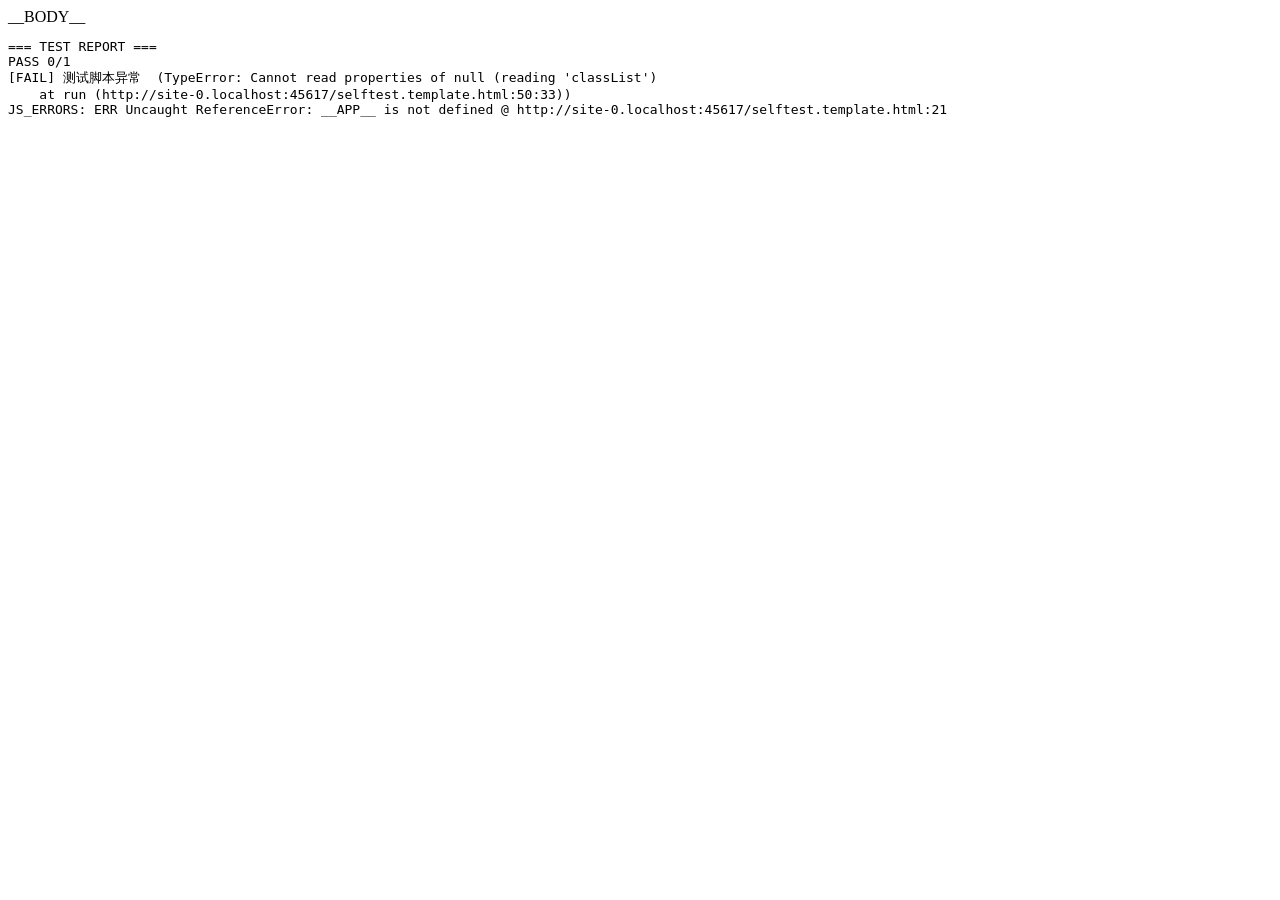
<file: selftest.template.html>
<!DOCTYPE html>
<html lang="zh-CN">
<head>
<meta charset="UTF-8">
<meta name="viewport" content="width=device-width, initial-scale=1">
<title>自测页 - 学习清单</title>
<style>
__STYLE__
</style>
</head>
<body>
__BODY__
<script>__MOCK__</script>
<script>__PUBLIC_CONFIG__</script>
<script>
window.__errors = []
window.addEventListener('error', function (e) { window.__errors.push('ERR ' + String(e.message) + ' @ ' + (e.filename||'') + ':' + (e.lineno||'')) })
window.addEventListener('unhandledrejection', function (e) { window.__errors.push('REJ ' + String(e.reason && e.reason.stack ? e.reason.stack : e.reason)) })
</script>
<script>
__APP__
</script>
<script>
/* ============ 断言脚本（async/await + try/catch 兜底） ============ */
(function () {
  var R = []
  function assert(name, cond, detail) { R.push({ name: name, ok: !!cond, detail: detail || '' }) }
  function q(id) { return document.getElementById(id) }
  function sleep(ms) { return new Promise(function (r) { setTimeout(r, ms) }) }
  function findChip(text, root) {
    return Array.prototype.filter.call((root || document).querySelectorAll('.chip, .pick-chip'), function (c) { return c.textContent === text })[0]
  }
  function fire(el, type) { el.dispatchEvent(new Event(type, { bubbles: true })) }

  function flush() {
    var out = document.createElement('pre')
    out.id = 'TESTREPORT'
    var pass = R.filter(function (x) { return x.ok }).length
    out.textContent = '=== TEST REPORT ===\nPASS ' + pass + '/' + R.length + '\n' +
      R.map(function (x) { return (x.ok ? '[PASS] ' : '[FAIL] ') + x.name + (x.detail ? '  (' + x.detail + ')' : '') }).join('\n') +
      '\nJS_ERRORS: ' + (window.__errors.length ? window.__errors.join(' | ') : 'none')
    document.body.appendChild(out)
    document.title = 'REPORT:' + pass + '/' + R.length
  }

  async function run() {
    await sleep(500)

    /* --- 进入主界面 --- */
    assert('进入主界面', q('appView').classList.contains('active'), 'appView.active=' + q('appView').classList.contains('active'))

    /* --- 日视图渲染 --- */
    var items = document.querySelectorAll('#todoList .todo-item')
    assert('日视图渲染任务', items.length === 6, '渲染 ' + items.length + ' 条')

    var subjTags = document.querySelectorAll('#todoList .subj-tag')
    assert('科目标签渲染', subjTags.length >= 4, '标签 ' + subjTags.length + ' 个')
    var musicTag = Array.prototype.some.call(subjTags, function (t) { return t.textContent === '音乐' })
    assert('自定义科目「音乐」生效', musicTag, '自定义科目已渲染')

    var stars = document.querySelectorAll('#todoList .star-btn')
    assert('重要星标渲染', stars.length === 6, '星标 ' + stars.length + ' 个')
    assert('重要任务高亮', document.querySelectorAll('#todoList .star-btn.on').length === 1, '标星 ' + document.querySelectorAll('#todoList .star-btn.on').length + ' 个')

    var notesEl = document.querySelector('#todoList .todo-notes')
    assert('备注展示', !!notesEl && notesEl.textContent.indexOf('限时 5 分钟') !== -1, notesEl ? notesEl.textContent : '无')

    assert('筛选栏可见', q('filterBar').style.display !== 'none', 'display=' + q('filterBar').style.display)
    var chips = document.querySelectorAll('#subjectChips .chip')
    assert('科目筛选 chip', chips.length >= 2, 'chip ' + chips.length + ' 个')
    assert('重复任务标记', document.querySelectorAll('#todoList .rep-tag').length >= 1, '重复标签 ' + document.querySelectorAll('#todoList .rep-tag').length + ' 个')
    assert('计数文本', q('remainText').textContent.indexOf('还剩') !== -1, q('remainText').textContent)

    /* --- 详情面板 --- */
    items[0].click()
    await sleep(120)
    assert('详情面板打开', q('detailCard').classList.contains('show'), 'show=' + q('detailCard').classList.contains('show'))
    assert('详情标题回填', q('dTitleInput').value === '预习语文 P54', 'value=' + q('dTitleInput').value)
    assert('详情科目回填', !!q('dSubjectPick').querySelector('.pick-chip.active'), '科目已选中')
    var dChips = q('dSubjectPick').querySelectorAll('.pick-chip')
    assert('详情科目含自定义科目', Array.prototype.some.call(dChips, function (c) { return c.textContent === '音乐' }), '共 ' + dChips.length + ' 个')

    /* --- 编辑保存 --- */
    q('dTitleInput').value = '预习语文 P54（已改）'
    q('dNotes').value = '改过的备注'
    q('dPriority').checked = true
    q('dSaveBtn').click()
    await sleep(250)
    var t0 = window.__mockStore.todos.filter(function (t) { return t.id === 1 })[0]
    assert('保存写回数据库', t0 && t0.title === '预习语文 P54（已改）', t0 ? t0.title : '未找到')
    assert('保存写回备注', t0 && t0.notes === '改过的备注', t0 ? t0.notes : '')
    assert('保存写回优先级', t0 && t0.priority === true, 'priority=' + (t0 ? t0.priority : '?'))

    /* --- 筛选 --- */
    var yuwenChip = findChip('语文', q('subjectChips'))
    if (yuwenChip) {
      yuwenChip.click()
      await sleep(80)
      assert('按科目筛选生效', document.querySelectorAll('#todoList .todo-item').length === 1, '筛选后 ' + document.querySelectorAll('#todoList .todo-item').length + ' 条（语文仅 1 条）')
      var allChip = findChip('全部', q('subjectChips'))
      if (allChip) { allChip.click(); await sleep(80) }
    } else {
      assert('按科目筛选生效', false, '未找到语文 chip')
    }

    /* --- 搜索 --- */
    q('searchInput').value = '口算'
    fire(q('searchInput'), 'input')
    await sleep(80)
    assert('搜索生效', document.querySelectorAll('#todoList .todo-item').length === 1, '搜索后 ' + document.querySelectorAll('#todoList .todo-item').length + ' 条')
    q('searchInput').value = ''
    fire(q('searchInput'), 'input')
    await sleep(80)

    /* --- 排序 --- */
    q('sortSelect').value = 'priority'
    fire(q('sortSelect'), 'change')
    await sleep(80)
    var first = document.querySelector('#todoList .todo-item')
    assert('重要优先排序', first && first.classList.contains('pri'), '首项=' + (first ? first.querySelector('.todo-title').textContent : '无'))
    q('sortSelect').value = 'default'
    fire(q('sortSelect'), 'change')
    await sleep(80)

    /* --- 批量模式 --- */
    q('bulkToggle').checked = true
    fire(q('bulkToggle'), 'change')
    await sleep(80)
    assert('批量模式开启', q('bulkBar').classList.contains('show'), 'bulkBar.show=' + q('bulkBar').classList.contains('show'))
    document.querySelectorAll('#todoList .check')[0].click()
    await sleep(80)
    assert('批量选中计数', q('bulkCount').textContent === '已选 1 项', q('bulkCount').textContent)

    /* --- 批量完成 --- */
    q('bulkDoneBtn').click()
    await sleep(250)
    var done1 = window.__mockStore.todos.filter(function (t) { return t.id === 1 })[0]
    assert('批量完成写回', done1 && done1.done === true, 'done=' + (done1 ? done1.done : '?'))

    /* --- 统计视图 --- */
    q('bulkCancelBtn').click()
    await sleep(80)
    var statsTab = document.querySelector('.view-tabs .tab[data-mode="stats"]')
    assert('统计标签存在', !!statsTab, '')
    statsTab.click()
    await sleep(250)
    assert('统计面板激活', q('statsPane').classList.contains('active'), '')
    assert('统计指标渲染', document.querySelectorAll('#statsWrap .stat-num').length >= 3, '指标 ' + document.querySelectorAll('#statsWrap .stat-num').length + ' 个')
    assert('科目分布渲染', document.querySelectorAll('#statsWrap .bar-row').length >= 3, '分布行 ' + document.querySelectorAll('#statsWrap .bar-row').length + ' 行')
    assert('近 7 天趋势渲染', document.querySelectorAll('#statsWrap .spark-col').length === 7, '柱 ' + document.querySelectorAll('#statsWrap .spark-col').length + ' 根')

    /* --- 深色模式 --- */
    q('themeBtn').click()
    await sleep(80)
    assert('深色模式切换', document.body.classList.contains('dark'), 'dark=' + document.body.classList.contains('dark'))
    var bg = getComputedStyle(document.body).backgroundColor
    var bgVar = getComputedStyle(document.body).getPropertyValue('--bg').trim()
    assert('深色背景生效', bgVar === '#101319', '--bg=' + bgVar + ' bodyBg=' + bg)
    q('themeBtn').click()
    await sleep(80)

    /* --- 科目管理 --- */
    q('manageSubjectBtn').click()
    await sleep(120)
    assert('科目管理打开', q('subjectCard').classList.contains('show'), '')
    var sItems = document.querySelectorAll('#subjectList .subject-item')
    assert('科目列表渲染', sItems.length === 6, '共 ' + sItems.length + ' 个（5 内置 + 1 自定义）')
    q('subjectNameInput').value = '美术'
    q('subjectAddBtn').click()
    await sleep(300)
    assert('新增自定义科目', window.__mockStore.subjects.length === 2, 'subjects=' + window.__mockStore.subjects.length)

    /* --- 删除 + 撤销 --- */
    q('subjectCancelBtn').click()
    await sleep(80)
    var dayTab = document.querySelector('.view-tabs .tab[data-mode="day"]')
    dayTab.click()
    await sleep(200)
    var delBtn = document.querySelectorAll('#todoList .del-btn')[0]
    assert('删除按钮存在', !!delBtn, '')
    if (delBtn) {
      delBtn.click()
      await sleep(300)
      assert('删除生效', window.__mockStore.todos.length === 5, '剩余 ' + window.__mockStore.todos.length + ' 条')
      var undoBtn = document.getElementById('undoBtn')
      assert('撤销按钮出现', !!undoBtn, '')
      if (undoBtn) {
        undoBtn.click()
        await sleep(300)
        assert('撤销恢复数据', window.__mockStore.todos.length === 6, '恢复后 ' + window.__mockStore.todos.length + ' 条')
      }
    }

    /* --- 视图计数一致性：同一天，日视图条数必须等于月视图徽标数 --- */
    {
      var wed = new Date(2026, 10, 4)   // 2026-11-04
      var dayCountBefore = 0
      var badgeMap = {}
      /* 先取月视图徽标 */
      var monthTab = document.querySelector('.view-tabs .tab[data-mode="month"]')
      monthTab.click()
      await sleep(200)
      var cells = document.querySelectorAll('#monthGrid .month-cell')
      for (var ci = 0; ci < cells.length; ci++) {
        var cd = cells[ci].querySelector('.m-day')
        var cb = cells[ci].querySelector('.m-badge')
        if (cd && cb && cd.textContent === String(wed.getDate())) {
          badgeMap[wed.getDate()] = cb.textContent
        }
      }
      /* 再取日视图条数 */
      var dTab = document.querySelector('.view-tabs .tab[data-mode="day"]')
      dTab.click()
      await sleep(150)
      goToDay(wed)
      await sleep(200)
      dayCountBefore = document.querySelectorAll('#todoList .todo-item').length
      var badgeVal = badgeMap[wed.getDate()]
      assert('视图计数一致性', badgeVal === undefined || String(dayCountBefore) === String(badgeVal),
        '日视图 ' + dayCountBefore + ' 条 vs 月视图徽标 ' + badgeVal)
    }

    /* --- 周视图：有无任务时，各天卡片的日期位置必须对齐 --- */
    {
      var wkTab = document.querySelector('.view-tabs .tab[data-mode="week"]')
      wkTab.click()
      await sleep(200)
      var tops = []
      var cards = document.querySelectorAll('#weekPane .week-day')
      for (var wi = 0; wi < cards.length; wi++) {
        var hd = cards[wi].querySelector('.week-day-header')
        if (hd) tops.push(Math.round(hd.getBoundingClientRect().top))
      }
      var gaps = []
      for (var wj = 1; wj < tops.length; wj++) gaps.push(tops[wj] - tops[wj - 1])
      var uniq = []
      for (var wk2 = 0; wk2 < gaps.length; wk2++) {
        if (uniq.indexOf(gaps[wk2]) === -1) uniq.push(gaps[wk2])
      }
      assert('周视图卡片等高', uniq.length <= 1, '间距种类=' + uniq.join(','))
    }

    /* --- 月视图：同一天有无徽标时，日期数字的垂直位置必须一致 --- */
    {
      var mTab = document.querySelector('.view-tabs .tab[data-mode="month"]')
      mTab.click()
      await sleep(200)
      /* 造一条落在当月的任务，制造「有徽标」与「无徽标」并存 */
      var mv = new Date()
      var mkDate = mv.getFullYear() + '-' + String(mv.getMonth() + 1).padStart(2, '0') + '-' + String(mv.getDate()).padStart(2, '0')
      allTodos = [{
        id: 900, title: '对齐测试', done: false, due_date: mkDate, repeat_days: null,
        subject: 'yuwen', priority: false, notes: '', created_at: mkDate + 'T08:00:00Z'
      }]
      expandRange(); render()
      await sleep(150)
      /* 按行分组：同一行内各格的日期相对格顶偏移必须相同 */
      var rowMap = {}
      var mCells = document.querySelectorAll('#monthGrid .month-cell')
      for (var mi = 0; mi < mCells.length; mi++) {
        var mc = mCells[mi]
        var mDay = mc.querySelector('.m-day')
        if (!mDay) continue
        var mRc = mc.getBoundingClientRect()
        var mRd = mDay.getBoundingClientRect()
        var mKey = Math.round(mRc.top)
        if (!rowMap[mKey]) rowMap[mKey] = []
        rowMap[mKey].push(Math.round((mRd.top - mRc.top) * 10) / 10)
      }
      var badRows = []
      for (var mk in rowMap) {
        var arr = rowMap[mk]
        var uniq = []
        for (var ai = 0; ai < arr.length; ai++) {
          if (uniq.indexOf(arr[ai]) === -1) uniq.push(arr[ai])
        }
        if (uniq.length > 1) badRows.push(mk + ':' + uniq.join('/'))
      }
      assert('月视图日期对齐', badRows.length === 0, badRows.length ? badRows.join(' ') : '所有行偏移一致')
    }

    assert('无 JS 运行时错误', window.__errors.length === 0, window.__errors.join(' | '))
  }

  run()
    .catch(function (e) { assert('测试脚本异常', false, String(e && e.stack ? e.stack : e)) })
    .then(flush)
})()
</script>
</body>
</html>
</file>
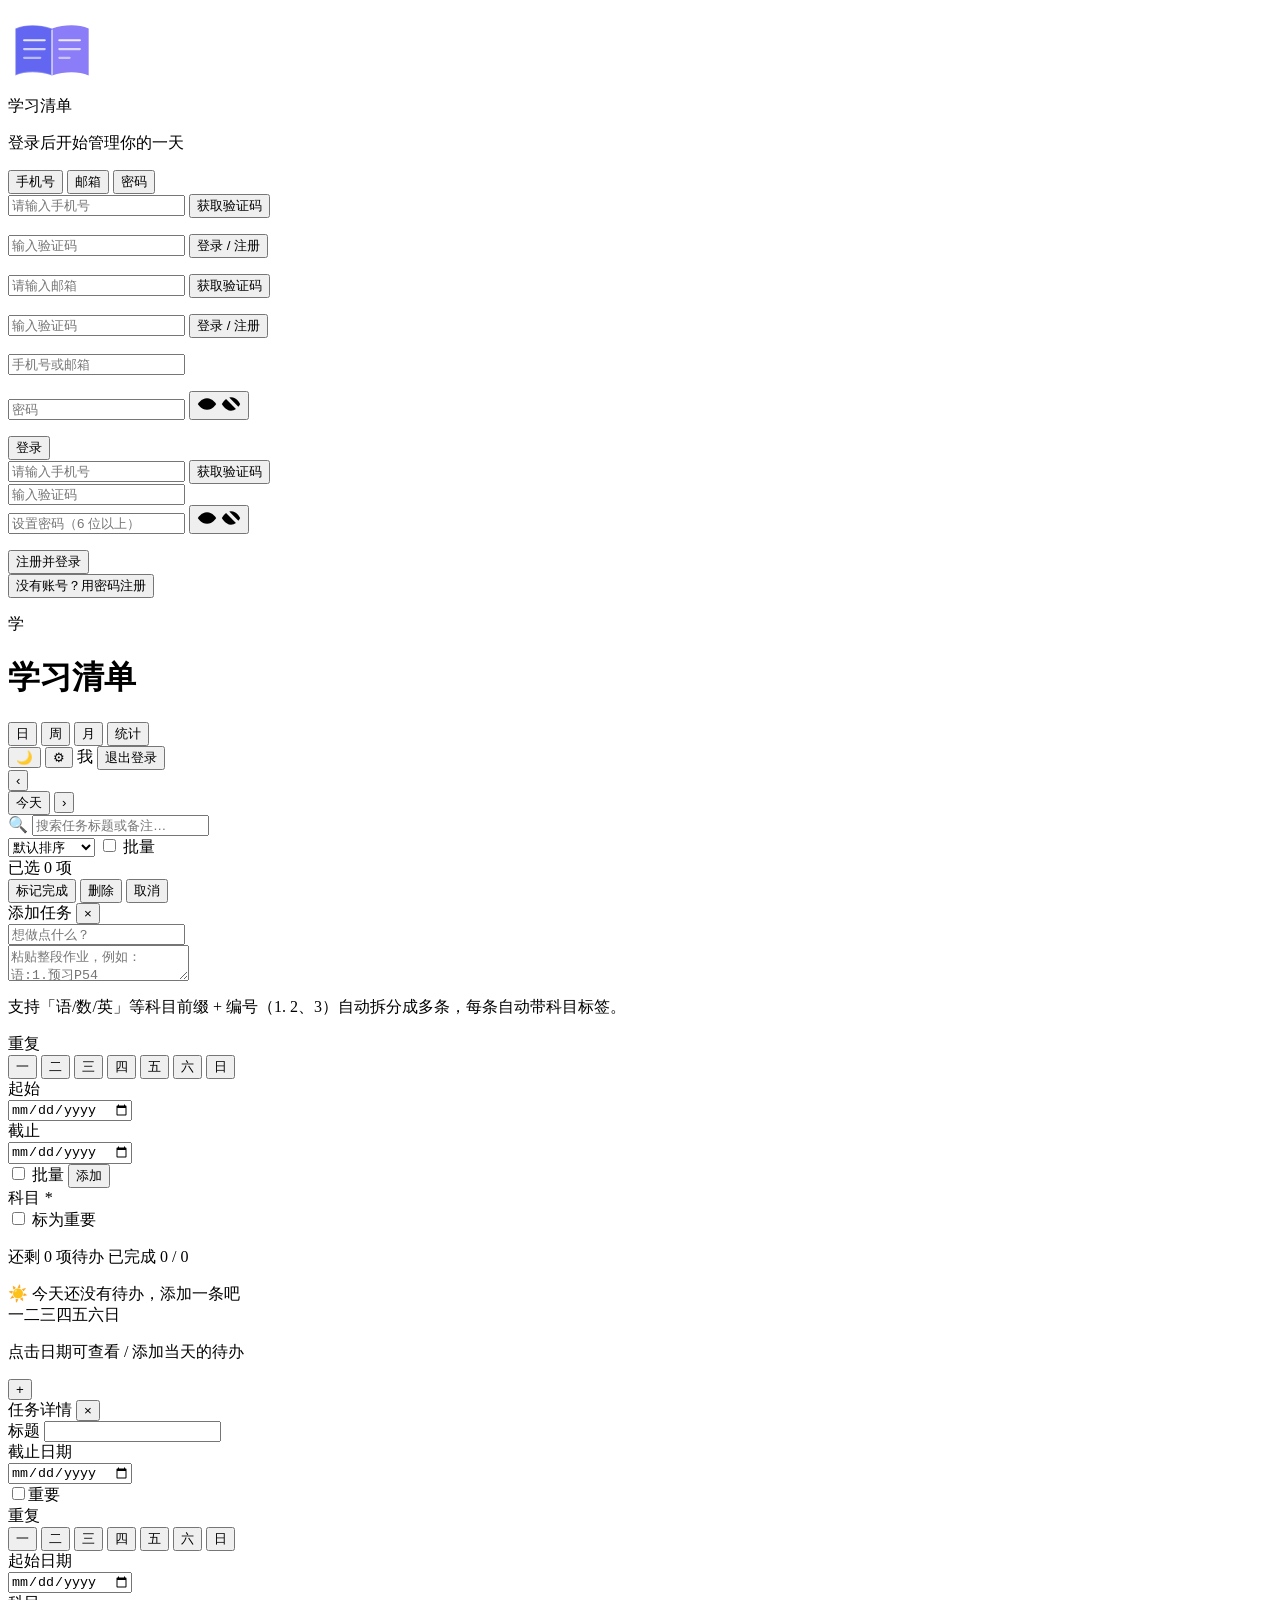
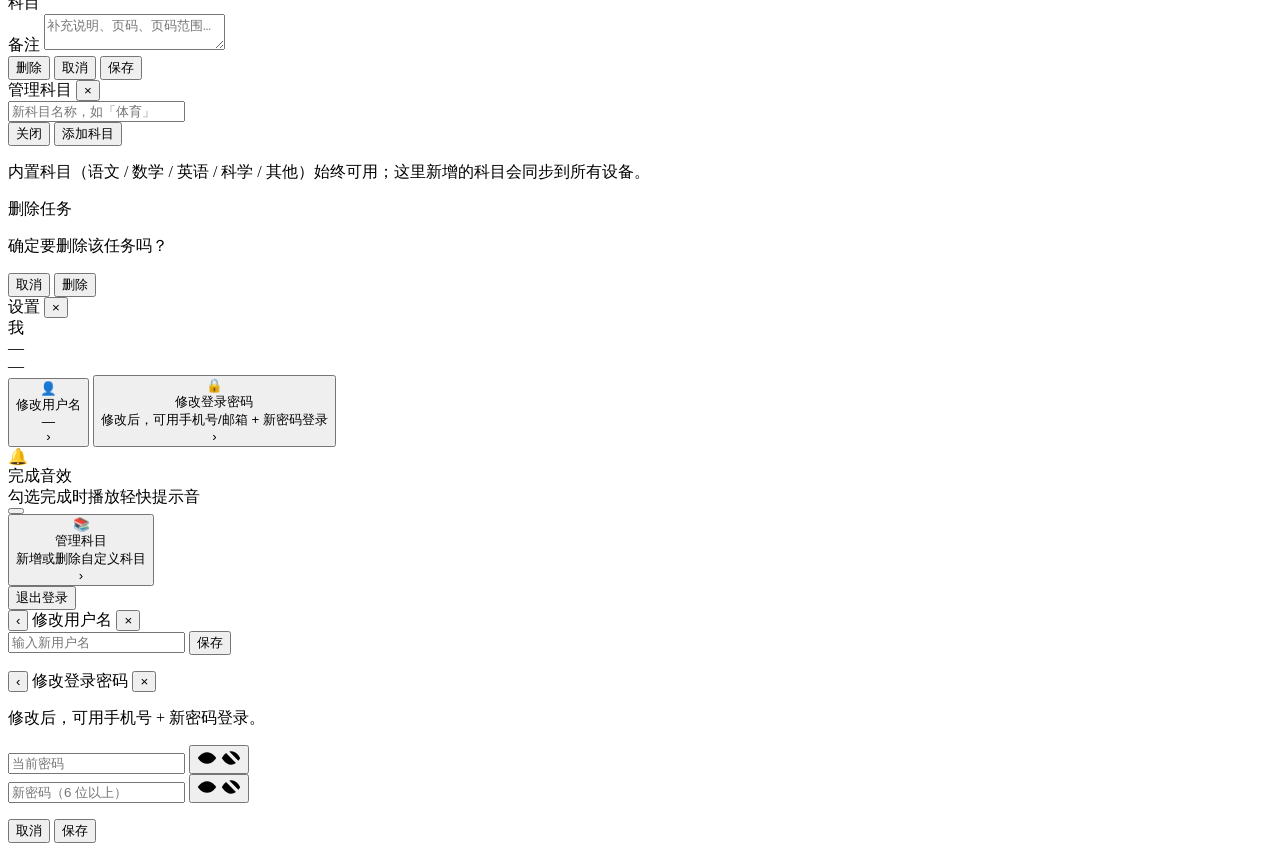
<file: blocks/body.html>
<body data-page-node-id="tXkjl1CCwa0o0sgwKqIcfj">

<div id="toast" data-page-node-id="7LEXyBFXv6csIeBqCofUqS"></div>

<!-- 登录视图 -->
<div id="authView" class="view active" data-page-node-id="jTpMYmSEEsuVM9s6t6biND">
  <div class="auth-card" data-page-node-id="CwzoePCLMTEdNsvoewU3nf">
    <div class="brand-icon" data-page-node-id="mE6GYVae8eAKBjdVM9TUe3">
      <svg viewBox="0 0 120 120" width="88" height="88" role="img" aria-label="打开的书 logo">
        <path d="M60 28 C42 22 24 22 10 28 L10 92 C24 86 42 86 60 92 Z" fill="#6366f1"/>
        <path d="M60 28 C78 22 96 22 110 28 L110 92 C96 86 78 86 60 92 Z" fill="#8b7cf7"/>
        <path d="M60 28 C42 22 24 22 10 28 L10 92 C24 86 42 86 60 92 Z" fill="none" stroke="#fff" stroke-opacity=".25" stroke-width="2"/>
        <line x1="60" y1="30" x2="60" y2="91" stroke="#fff" stroke-opacity=".6" stroke-width="2"/>
        <line x1="22" y1="44" x2="50" y2="44" stroke="#fff" stroke-opacity=".85" stroke-width="3" stroke-linecap="round"/>
        <line x1="22" y1="56" x2="50" y2="56" stroke="#fff" stroke-opacity=".7" stroke-width="3" stroke-linecap="round"/>
        <line x1="22" y1="68" x2="44" y2="68" stroke="#fff" stroke-opacity=".55" stroke-width="3" stroke-linecap="round"/>
        <line x1="70" y1="44" x2="98" y2="44" stroke="#fff" stroke-opacity=".85" stroke-width="3" stroke-linecap="round"/>
        <line x1="70" y1="56" x2="98" y2="56" stroke="#fff" stroke-opacity=".7" stroke-width="3" stroke-linecap="round"/>
        <line x1="70" y1="68" x2="84" y2="68" stroke="#fff" stroke-opacity=".55" stroke-width="3" stroke-linecap="round"/>
      </svg>
    </div>
    <div class="brand-title" data-page-node-id="etk199PUKXqdH3IOuxznWa">学习清单</div>
    <p class="brand-sub" data-page-node-id="Tr5ggF8bCryn1oUxnbSlDK">登录后开始管理你的一天</p>

    <div class="login-tabs" data-page-node-id="tabRowLogin">
      <button type="button" class="ltab active" id="tabPhone" data-page-node-id="tabPhoneBtn">手机号</button>
      <button type="button" class="ltab" id="tabEmail" data-page-node-id="tabEmailBtn">邮箱</button>
      <button type="button" class="ltab" id="tabPwd" data-page-node-id="tabPwdBtn">密码</button>
    </div>

    <form id="phoneForm" class="login-pane active" novalidate data-page-node-id="GFVJALqekYVWzr2kksdBvG">
      <div class="field" data-page-node-id="4D82It9JnGesLdMNLCOUFt">
        <input id="phoneInput" type="tel" inputmode="numeric" maxlength="11" placeholder="请输入手机号" autocomplete="tel" data-page-node-id="EVcUBBIouuno4Olrz4XfIe">
        <button type="button" id="sendCodeBtn" class="send-btn" data-page-node-id="ittscQ0kCmjpZqIKDYoxDz">获取验证码</button>
      </div>
      <p class="field-error" id="phoneError" data-page-node-id="f7ePdOkOboTqSG4IOeKWED"></p>
      <input id="codeInput" class="code-input" type="tel" inputmode="numeric" maxlength="6" placeholder="输入验证码" autocomplete="one-time-code" data-page-node-id="bMgEC1VY74GKPMLOBXWpjF">
      <button type="submit" id="loginBtn" class="btn-primary" data-page-node-id="6EcIml2kLlbtJoW0qAb2jz">登录 / 注册</button>
    </form>

    <form id="emailForm" class="login-pane" novalidate data-page-node-id="emailFormNode">
      <div class="field">
        <input id="emailInput" type="email" inputmode="email" maxlength="80" placeholder="请输入邮箱" autocomplete="email">
        <button type="button" id="emailSendCodeBtn" class="send-btn">获取验证码</button>
      </div>
      <p class="field-error" id="emailError"></p>
      <input id="emailCodeInput" class="code-input" type="tel" inputmode="numeric" maxlength="6" placeholder="输入验证码" autocomplete="one-time-code">
      <button type="submit" id="emailLoginBtn" class="btn-primary">登录 / 注册</button>
    </form>

    <form id="pwdForm" class="login-pane" novalidate data-page-node-id="pwdFormNode">
      <input id="pwdPhoneInput" type="text" maxlength="80" placeholder="手机号或邮箱" autocomplete="username">
      <p class="field-error" id="pwdPhoneError"></p>
      <div class="pwd-wrap">
        <input id="pwdInput" type="password" placeholder="密码" autocomplete="current-password">
        <button type="button" class="pwd-eye" aria-label="显示密码">
          <svg class="eye-open" viewBox="0 0 24 24" width="20" height="20"><path d="M1 12s4-7 11-7 11 7 11 7-4 7-11 7-11-7-11-7z"/><circle cx="12" cy="12" r="3"/></svg>
          <svg class="eye-off" viewBox="0 0 24 24" width="20" height="20"><path d="M17.94 17.94A10.07 10.07 0 0 1 12 20c-7 0-11-8-11-8a18.45 18.45 0 0 1 5.06-5.94M9.9 4.24A9.12 9.12 0 0 1 12 4c7 0 11 8 11 8a18.5 18.5 0 0 1-2.16 3.19m-6.72-1.07a3 3 0 1 1-4.24-4.24"/><line x1="1" y1="1" x2="23" y2="23"/></svg>
        </button>
      </div>
      <p class="field-error" id="pwdError"></p>
      <button type="submit" id="pwdLoginBtn" class="btn-primary">登录</button>

      <div id="registerBox" class="register-box">
        <div class="field">
          <input id="regPhoneInput" type="tel" inputmode="numeric" maxlength="11" placeholder="请输入手机号" autocomplete="tel">
          <button type="button" id="regSendCodeBtn" class="send-btn">获取验证码</button>
        </div>
        <input id="regCodeInput" class="code-input" type="tel" inputmode="numeric" maxlength="6" placeholder="输入验证码" autocomplete="one-time-code">
        <div class="pwd-wrap">
          <input id="regPwdInput" type="password" placeholder="设置密码（6 位以上）" autocomplete="new-password">
          <button type="button" class="pwd-eye" aria-label="显示密码">
            <svg class="eye-open" viewBox="0 0 24 24" width="20" height="20"><path d="M1 12s4-7 11-7 11 7 11 7-4 7-11 7-11-7-11-7z"/><circle cx="12" cy="12" r="3"/></svg>
            <svg class="eye-off" viewBox="0 0 24 24" width="20" height="20"><path d="M17.94 17.94A10.07 10.07 0 0 1 12 20c-7 0-11-8-11-8a18.45 18.45 0 0 1 5.06-5.94M9.9 4.24A9.12 9.12 0 0 1 12 4c7 0 11 8 11 8a18.5 18.5 0 0 1-2.16 3.19m-6.72-1.07a3 3 0 1 1-4.24-4.24"/><line x1="1" y1="1" x2="23" y2="23"/></svg>
          </button>
        </div>
        <p class="field-error" id="regError"></p>
        <button type="button" id="registerBtn" class="btn-primary">注册并登录</button>
      </div>

      <button type="button" id="toRegisterBtn" class="btn-ghost">没有账号？用密码注册</button>
    </form>

    <p class="login-error" id="loginError" data-page-node-id="lg2NIx5z9qUmpxcWKdryJG"></p>
  </div>
</div>

<!-- 应用视图 -->
<div id="appView" class="view" data-page-node-id="8aQrTwsa2pUMETovg2crqd">
  <div class="app-wrap" data-page-node-id="rBs33aH8kxi95xLRCnEqVd">
    <header class="app-header" data-page-node-id="EPbIuoaRxEccoqZBxOy2GT">
      <div class="header-row" data-page-node-id="HbcsNhfbEQLANSVkE8dl4y">
        <div class="header-brand" data-page-node-id="3i0i8y9hsAkVLj3KKs0iKV">
          <span class="header-logo">学</span>
          <h1 data-page-node-id="i8upaPGjkNMBrKAWkZsQpy">学习清单</h1>
          <p class="today-text" id="todayText" data-page-node-id="epD1nvFEahTbqSG9BHyiJb"></p>
        </div>
        <div class="header-tabs" data-page-node-id="bkAq6kKHN6MmHAdAB8of85">
          <div class="view-tabs" data-page-node-id="2mMIMGwvdnlWC1fMLo0svM">
            <button type="button" class="tab active" data-mode="day" data-page-node-id="ZQx0wvI9wEfrBwdwstGqBT">日</button>
            <button type="button" class="tab" data-mode="week" data-page-node-id="81N8qSVt4xgAyI3idP445w">周</button>
            <button type="button" class="tab" data-mode="month" data-page-node-id="V53GZeYkEvR1qLzy0Zfeb4">月</button>
            <button type="button" class="tab" data-mode="stats" data-page-node-id="tabStats">统计</button>
          </div>
        </div>
        <div class="user-box" data-page-node-id="kTEpNyrSiqRTRwoosejiDp">
          <button type="button" class="icon-btn" id="themeBtn" aria-label="切换深色模式" title="切换深色模式">🌙</button>
          <button type="button" class="icon-btn" id="settingsBtn" aria-label="设置" title="设置">⚙</button>
          <span class="avatar" id="avatarText" data-page-node-id="j4974xeTtq1Y6BrJGlYH0V">我</span>
          <button id="logoutBtn" class="logout-btn" data-page-node-id="Z8rjFqoUKQ8h6E9TexstQa">退出登录</button>
        </div>
      </div>
    </header>

    <div class="nav-card" data-page-node-id="I6EVi850KBhZdzjDAUppey">
      <button type="button" id="prevBtn" class="nav-arrow" aria-label="上一个" data-page-node-id="dgWkDEfXZxZAnzJ2nMwUXs">&lsaquo;</button>
      <div class="nav-center" id="navCenter" data-page-node-id="w9cTvSx9RCtLId0HkarrdD"></div>
      <button type="button" id="todayBtn" class="nav-today" data-page-node-id="8OUwAifeGj5Hzr2d5T8En9">今天</button>
      <button type="button" id="nextBtn" class="nav-arrow" aria-label="下一个" data-page-node-id="cadWw0M4ilorXHxCqd5QFz">&rsaquo;</button>
    </div>

    <!-- 筛选栏 -->
    <div class="filter-bar" id="filterBar">
      <div class="search-wrap">
        <span class="search-icon">🔍</span>
        <input id="searchInput" type="text" placeholder="搜索任务标题或备注…" autocomplete="off">
      </div>
      <div class="chip-line" id="subjectChips"></div>
      <div class="filter-line">
        <select id="sortSelect" aria-label="排序方式">
          <option value="default">默认排序</option>
          <option value="priority">重要优先</option>
          <option value="due">按截止日期</option>
          <option value="created">按创建时间</option>
          <option value="title">按标题</option>
        </select>
        <label class="bulk-switch" id="bulkSwitchWrap">
          <input type="checkbox" id="bulkToggle">
          <span>批量</span>
        </label>
      </div>
    </div>

    <!-- 批量操作条 -->
    <div class="bulk-bar" id="bulkBar">
      <span class="bulk-count" id="bulkCount">已选 0 项</span>
      <div class="bulk-acts">
        <button type="button" class="bulk-btn" id="bulkDoneBtn">标记完成</button>
        <button type="button" class="bulk-btn" id="bulkDelBtn">删除</button>
        <button type="button" class="bulk-btn" id="bulkCancelBtn">取消</button>
      </div>
    </div>

    <div class="add-mask" id="addMask" data-page-node-id="addMask"></div>
    <form id="addForm" class="add-card" novalidate data-page-node-id="idTBGpMwIGBwkegivoEGWM">
      <div class="sheet-head" data-page-node-id="sheetHead">
        <span class="sheet-title" data-page-node-id="sheetTitle">添加任务</span>
        <button type="button" class="sheet-close" id="sheetClose" aria-label="关闭" data-page-node-id="sheetClose">×</button>
      </div>
      <div class="add-main" data-page-node-id="1KCYliUvejQ8pacwIVijp3">
        <div class="input-row" data-page-node-id="pBUq4I3lkYCWLj7XozRhMK">
          <input id="todoInput" type="text" maxlength="200" placeholder="想做点什么？" data-page-node-id="W9IoRXQnShL0OAg2DeaciM">
        </div>
        <div class="batch-box" id="batchBox" data-page-node-id="v0hTW03g0z81PcvcqUlNGB">
          <textarea id="batchInput" placeholder="粘贴整段作业，例如：&#10;语:1.预习P54&#10;2、复习P55-58&#10;数:1.口算P20"></textarea>
          <p class="batch-hint" data-page-node-id="qh8UMZyYLehDPbUuAQGK1d">支持「语/数/英」等科目前缀 + 编号（1. 2、3）自动拆分成多条，每条自动带科目标签。</p>
          <div class="batch-preview" id="batchPreview" data-page-node-id="YAgK7YZJVlpq7fqIh7ZzF8"></div>
        </div>
        <div class="repeat-row" data-page-node-id="sdRX0GZV3M19o2x9RhCCof">
          <span class="date-label" data-page-node-id="pog8XdD6fkYnRfMFehD9Ng">重复</span>
          <div class="repeat-days" id="repeatDays" data-page-node-id="cg08ywirxH6TXnjYPXjm7j">
            <button type="button" class="repeat-day" data-wd="1" data-page-node-id="fmROdR0LgB3CBzgKDQ6IHR">一</button>
            <button type="button" class="repeat-day" data-wd="2" data-page-node-id="Sk0Il5RCDux9fvfZTEwyBN">二</button>
            <button type="button" class="repeat-day" data-wd="3" data-page-node-id="CphFQQ5oDnh8TLTu2gGeCn">三</button>
            <button type="button" class="repeat-day" data-wd="4" data-page-node-id="KLqZBhHKxhtywe0Xk4NFRy">四</button>
            <button type="button" class="repeat-day" data-wd="5" data-page-node-id="HBoBtpkEzzlcJlrYR1BlOd">五</button>
            <button type="button" class="repeat-day" data-wd="6" data-page-node-id="CoWhk2vMlcp5jO9kjZbNVr">六</button>
            <button type="button" class="repeat-day" data-wd="7" data-page-node-id="d4k7w4VbVNuf2idOFozfBg">日</button>
          </div>
        </div>
        <div class="opts-row repeat-start-row" id="repeatStartRow">
          <span class="date-label">起始</span>
          <div class="date-picker">
            <span class="date-display" id="startDisplay"></span>
            <input id="startInput" type="date">
          </div>
        </div>
        <div class="opts-row" data-page-node-id="PBC95bhwIVJXDRnj6x4dlj">
          <span class="date-label" data-page-node-id="cAVZGFBCL8BW5pPIAEyYTi">截止</span>
          <div class="date-picker">
            <span class="date-display" id="dueDisplay"></span>
            <input id="dueInput" type="date" data-page-node-id="YqycvXQUjb4EdrxGhwUgfl">
          </div>
          <label class="batch-toggle" data-page-node-id="1FfA0vqzAlELblp0tt7dDT">
            <input type="checkbox" id="batchToggle">
            <span>批量</span>
          </label>
          <button type="submit" class="add-btn" id="addBtn" data-page-node-id="32B4OpMSvkXA0xEKPGa7nw">添加</button>
        </div>
        <div class="opts-row subject-row">
          <span class="date-label">科目 <i class="req-mark">*</i></span>
          <div class="subject-pick" id="addSubjectPick"></div>
        </div>
        <div class="opts-row add-extra">
          <label class="pri-toggle">
            <input type="checkbox" id="addPriority">
            <span>标为重要</span>
          </label>
        </div>
      </div>
    </form>

    <div class="counter-row" data-page-node-id="H1y78bytQyprJEG48OvFJg">
      <span class="remain-text" id="remainText" data-page-node-id="YtNuheERknXXi5EKXBA3ue">还剩 0 项待办</span>
      <span id="doneText" data-page-node-id="YMiSiV1AK7xxJjddx8Wm4M">已完成 0 / 0</span>
    </div>

    <div id="dayPane" class="pane active" data-page-node-id="jbPeHYoBl5wdRON47Z1Wtl">
      <ul id="todoList" data-page-node-id="PWYcIzeObz9NAHbvlGKjsR"></ul>
      <div class="empty-state" id="emptyState" data-page-node-id="wotpEyomtlNaEYC0ztLdWf">
        <span class="empty-icon" data-page-node-id="VdGZc3iKyhlC7uSKbqY6T9">☀️</span>
        <span id="emptyText" data-page-node-id="BI72ErHAyRZCiFm6d9SZTR">今天还没有待办，添加一条吧</span>
      </div>
    </div>

    <div id="weekPane" class="pane" data-page-node-id="MueMouciiyF6Am7eQtMOaO"></div>

    <div id="monthPane" class="pane" data-page-node-id="MstzNCF3PrERFf7AbKOmEj">
      <div class="month-card" data-page-node-id="REdtnhse99G9BodYoCR5WU">
        <div class="month-weekdays" data-page-node-id="bP9w7vv2zWyJzn9DCkZDuK">
          <span data-page-node-id="oJBY4NmhabZbGCCJAEVwaP">一</span><span data-page-node-id="uIfQLZzFpHzfwNvr8uoE3U">二</span><span data-page-node-id="w2r5LEUTIvR1qLzy0Zfeb4">三</span><span data-page-node-id="8hhyRjAuO25JV3gqGNagup">四</span><span data-page-node-id="YFJJBv9JHlzgQSVUtfegWTe">五</span><span data-page-node-id="F4Cb9oE6D4epKFguXuBSIp">六</span><span data-page-node-id="OMOS9OaPAWi4465HQqXbS0">日</span>
        </div>
        <div class="month-grid" id="monthGrid" data-page-node-id="RYiA5cRvr1TJaoYPVdBpls"></div>
      </div>
      <p class="month-hint" data-page-node-id="AOEYrFpDzoKYm7OlCCBzLh">点击日期可查看 / 添加当天的待办</p>
    </div>

    <div id="statsPane" class="pane">
      <div class="stats-wrap" id="statsWrap"></div>
    </div>
  </div>

  <button type="button" class="fab" id="fabBtn" aria-label="添加任务">+</button>
</div>

<!-- 详情 / 编辑弹窗 -->
<div class="detail-mask" id="detailMask"></div>
<div class="detail-card" id="detailCard">
  <div class="d-head">
    <span class="d-title">任务详情</span>
    <button type="button" class="d-close" id="detailClose" aria-label="关闭">×</button>
  </div>
  <div class="d-field">
    <label class="d-label" for="dTitleInput">标题</label>
    <input id="dTitleInput" type="text" maxlength="200" class="d-title-input">
  </div>
  <div class="d-field">
    <label class="d-label" for="dDueInput">截止日期</label>
    <div class="d-row">
      <div class="date-picker">
        <span class="date-display" id="dDueDisplay"></span>
        <input id="dDueInput" type="date">
      </div>
      <label class="pri-toggle"><input type="checkbox" id="dPriority"><span>重要</span></label>
    </div>
  </div>
  <div class="d-field">
    <span class="d-label">重复</span>
    <div class="repeat-days" id="dRepeatDays">
      <button type="button" class="repeat-day" data-wd="1">一</button>
      <button type="button" class="repeat-day" data-wd="2">二</button>
      <button type="button" class="repeat-day" data-wd="3">三</button>
      <button type="button" class="repeat-day" data-wd="4">四</button>
      <button type="button" class="repeat-day" data-wd="5">五</button>
      <button type="button" class="repeat-day" data-wd="6">六</button>
      <button type="button" class="repeat-day" data-wd="7">日</button>
    </div>
  </div>
  <div class="d-field d-start-field" id="dStartField">
    <label class="d-label" for="dStartInput">起始日期</label>
    <div class="d-row">
      <div class="date-picker">
        <span class="date-display" id="dStartDisplay"></span>
        <input id="dStartInput" type="date">
      </div>
    </div>
  </div>
  <div class="d-field">
    <span class="d-label">科目</span>
    <div class="subject-pick" id="dSubjectPick"></div>
  </div>
  <div class="d-field">
    <label class="d-label" for="dNotes">备注</label>
    <textarea id="dNotes" class="d-notes" placeholder="补充说明、页码、页码范围…"></textarea>
  </div>
  <div class="d-actions">
    <button type="button" class="d-btn danger" id="dDeleteBtn">删除</button>
    <button type="button" class="d-btn ghost" id="dCancelBtn">取消</button>
    <button type="button" class="d-btn primary" id="dSaveBtn">保存</button>
  </div>
</div>

<!-- 科目管理弹窗 -->
<div class="detail-mask" id="subjectMask"></div>
<div class="detail-card" id="subjectCard">
  <div class="d-head">
    <span class="d-title">管理科目</span>
    <button type="button" class="d-close" id="subjectClose" aria-label="关闭">×</button>
  </div>
  <div class="subject-list" id="subjectList"></div>
  <div class="subject-form">
    <input id="subjectNameInput" type="text" maxlength="12" placeholder="新科目名称，如「体育」">
    <div class="color-line" id="subjectColorLine"></div>
    <div class="d-actions">
      <button type="button" class="d-btn ghost" id="subjectCancelBtn">关闭</button>
      <button type="button" class="d-btn primary" id="subjectAddBtn">添加科目</button>
    </div>
  </div>
  <p class="stat-note">内置科目（语文 / 数学 / 英语 / 科学 / 其他）始终可用；这里新增的科目会同步到所有设备。</p>
</div>

<!-- 删除确认弹窗 -->
<div class="detail-mask" id="confirmMask"></div>
<div class="detail-card confirm-card" id="confirmCard">
  <div class="confirm-title" id="confirmTitle">删除任务</div>
  <p class="confirm-text" id="confirmText">确定要删除该任务吗？</p>
  <div class="d-actions">
    <button type="button" class="d-btn ghost" id="confirmCancelBtn">取消</button>
    <button type="button" class="d-btn danger" id="confirmOkBtn">删除</button>
  </div>
</div>

<!-- 设置面板 -->
<div class="detail-mask" id="settingsMask"></div>
<div class="detail-card settings-card" id="settingsCard">
  <div class="d-head">
    <span class="d-title">设置</span>
    <button type="button" class="d-close" id="settingsClose" aria-label="关闭">×</button>
  </div>

  <div class="settings-account">
    <span class="settings-avatar" id="settingsAvatar">我</span>
    <div class="settings-account-info">
      <div class="settings-name" id="settingsName">—</div>
      <div class="settings-phone" id="settingsPhone">—</div>
    </div>
  </div>

  <div class="settings-menu">
    <button type="button" class="settings-menu-item" id="menuNameBtn">
      <span class="settings-menu-icon">👤</span>
      <div class="settings-menu-info">
        <div class="settings-menu-name">修改用户名</div>
        <div class="settings-menu-desc" id="menuNameDesc">—</div>
      </div>
      <span class="settings-menu-arrow">›</span>
    </button>

    <button type="button" class="settings-menu-item" id="menuPwdBtn">
      <span class="settings-menu-icon">🔒</span>
      <div class="settings-menu-info">
        <div class="settings-menu-name">修改登录密码</div>
        <div class="settings-menu-desc">修改后，可用手机号/邮箱 + 新密码登录</div>
      </div>
      <span class="settings-menu-arrow">›</span>
    </button>

    <div class="settings-menu-item" id="menuSoundRow">
      <span class="settings-menu-icon">🔔</span>
      <div class="settings-menu-info">
        <div class="settings-menu-name">完成音效</div>
        <div class="settings-menu-desc">勾选完成时播放轻快提示音</div>
      </div>
      <button type="button" class="switch" id="soundToggle" role="switch" aria-checked="false">
        <span class="switch-knob"></span>
      </button>
    </div>

    <button type="button" class="settings-menu-item" id="menuSubjectBtn">
      <span class="settings-menu-icon">📚</span>
      <div class="settings-menu-info">
        <div class="settings-menu-name">管理科目</div>
        <div class="settings-menu-desc">新增或删除自定义科目</div>
      </div>
      <span class="settings-menu-arrow">›</span>
    </button>
  </div>

  <div class="settings-section">
    <button type="button" class="d-btn danger" id="settingsLogoutBtn">退出登录</button>
  </div>
</div>

<!-- 修改用户名弹窗 -->
<div class="detail-mask sub-mask" id="nameMask"></div>
<div class="detail-card sub-card" id="nameCard">
  <div class="d-head">
    <button type="button" class="d-back" id="nameBackBtn" aria-label="返回">‹</button>
    <span class="d-title">修改用户名</span>
    <button type="button" class="d-close" id="nameClose" aria-label="关闭">×</button>
  </div>
  <div class="settings-name-field">
    <input id="settingsNameInput" type="text" maxlength="20" placeholder="输入新用户名" autocomplete="off">
    <button type="button" class="d-btn primary" id="settingsSaveNameBtn">保存</button>
  </div>
  <p class="field-error" id="settingsNameError"></p>
</div>

<!-- 修改登录密码弹窗 -->
<div class="detail-mask sub-mask" id="pwdMask"></div>
<div class="detail-card sub-card" id="pwdCard">
  <div class="d-head">
    <button type="button" class="d-back" id="pwdBackBtn" aria-label="返回">‹</button>
    <span class="d-title">修改登录密码</span>
    <button type="button" class="d-close" id="pwdClose" aria-label="关闭">×</button>
  </div>
  <p class="settings-hint" id="settingsPwdHint">修改后，可用手机号 + 新密码登录。</p>
  <div class="settings-pwd-field pwd-wrap">
    <input id="settingsOldPwd" type="password" placeholder="当前密码" autocomplete="current-password">
    <button type="button" class="pwd-eye" aria-label="显示密码">
      <svg class="eye-open" viewBox="0 0 24 24" width="20" height="20"><path d="M1 12s4-7 11-7 11 7 11 7-4 7-11 7-11-7-11-7z"/><circle cx="12" cy="12" r="3"/></svg>
      <svg class="eye-off" viewBox="0 0 24 24" width="20" height="20"><path d="M17.94 17.94A10.07 10.07 0 0 1 12 20c-7 0-11-8-11-8a18.45 18.45 0 0 1 5.06-5.94M9.9 4.24A9.12 9.12 0 0 1 12 4c7 0 11 8 11 8a18.5 18.5 0 0 1-2.16 3.19m-6.72-1.07a3 3 0 1 1-4.24-4.24"/><line x1="1" y1="1" x2="23" y2="23"/></svg>
    </button>
  </div>
  <div class="settings-pwd-field pwd-wrap">
    <input id="settingsNewPwd" type="password" placeholder="新密码（6 位以上）" autocomplete="new-password">
    <button type="button" class="pwd-eye" aria-label="显示密码">
      <svg class="eye-open" viewBox="0 0 24 24" width="20" height="20"><path d="M1 12s4-7 11-7 11 7 11 7-4 7-11 7-11-7-11-7z"/><circle cx="12" cy="12" r="3"/></svg>
      <svg class="eye-off" viewBox="0 0 24 24" width="20" height="20"><path d="M17.94 17.94A10.07 10.07 0 0 1 12 20c-7 0-11-8-11-8a18.45 18.45 0 0 1 5.06-5.94M9.9 4.24A9.12 9.12 0 0 1 12 4c7 0 11 8 11 8a18.5 18.5 0 0 1-2.16 3.19m-6.72-1.07a3 3 0 1 1-4.24-4.24"/><line x1="1" y1="1" x2="23" y2="23"/></svg>
    </button>
  </div>
  <p class="field-error" id="settingsPwdError"></p>
  <div class="settings-pwd-actions">
    <button type="button" class="d-btn ghost" id="settingsCancelPwdBtn">取消</button>
    <button type="button" class="d-btn primary" id="settingsSavePwdBtn">保存</button>
  </div>
</div>
</file>
